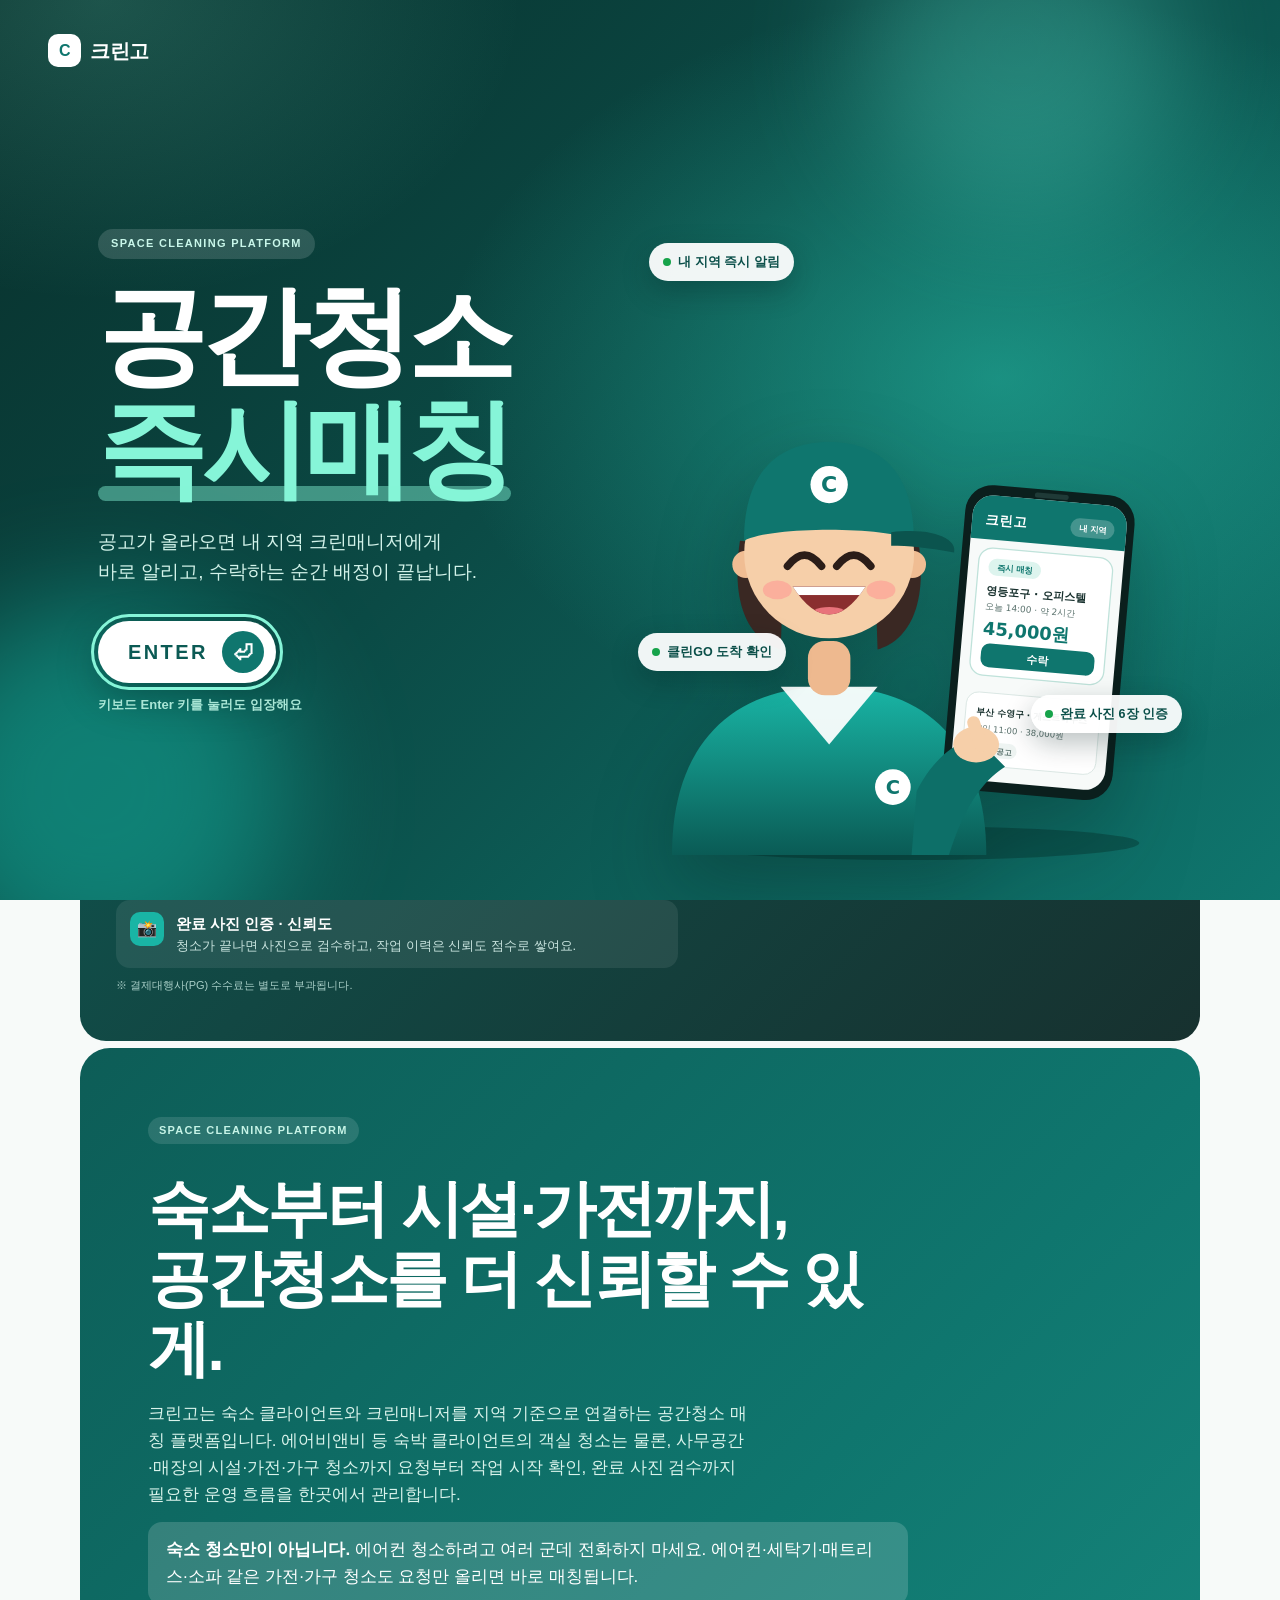
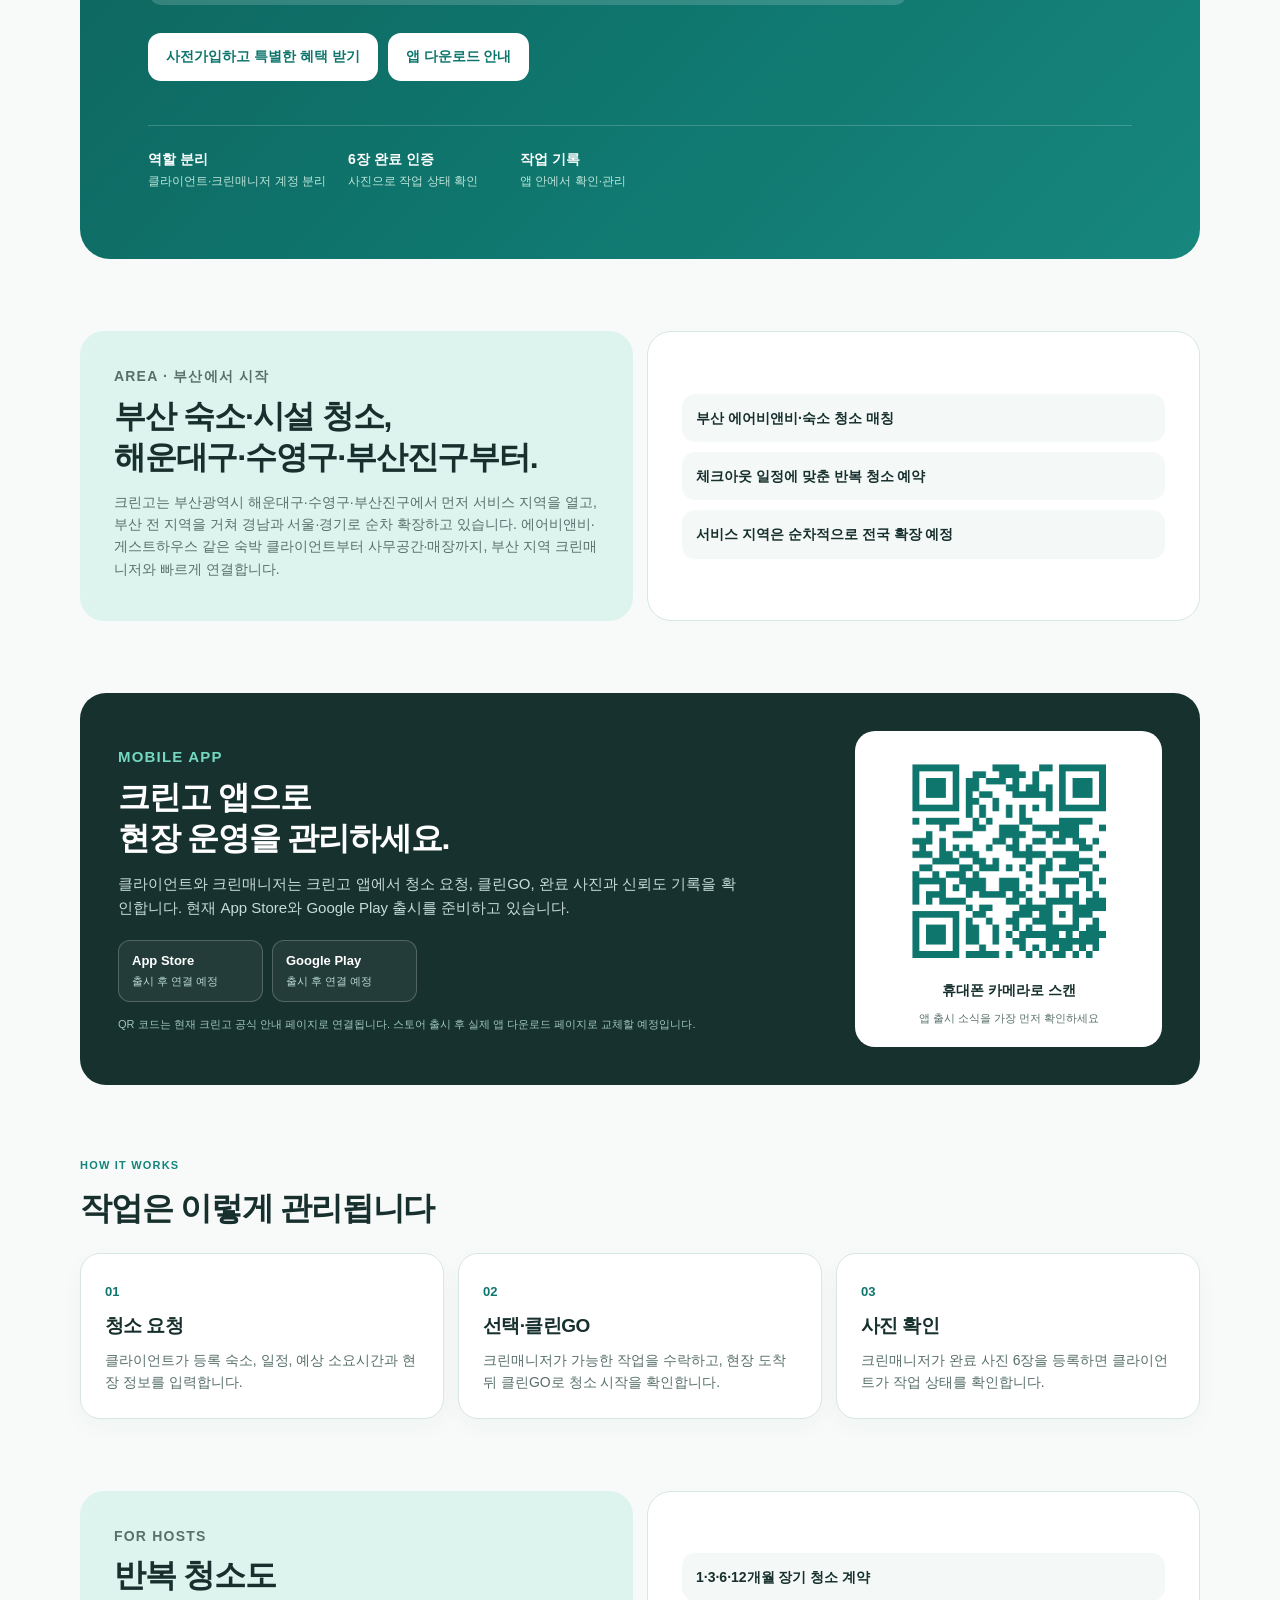
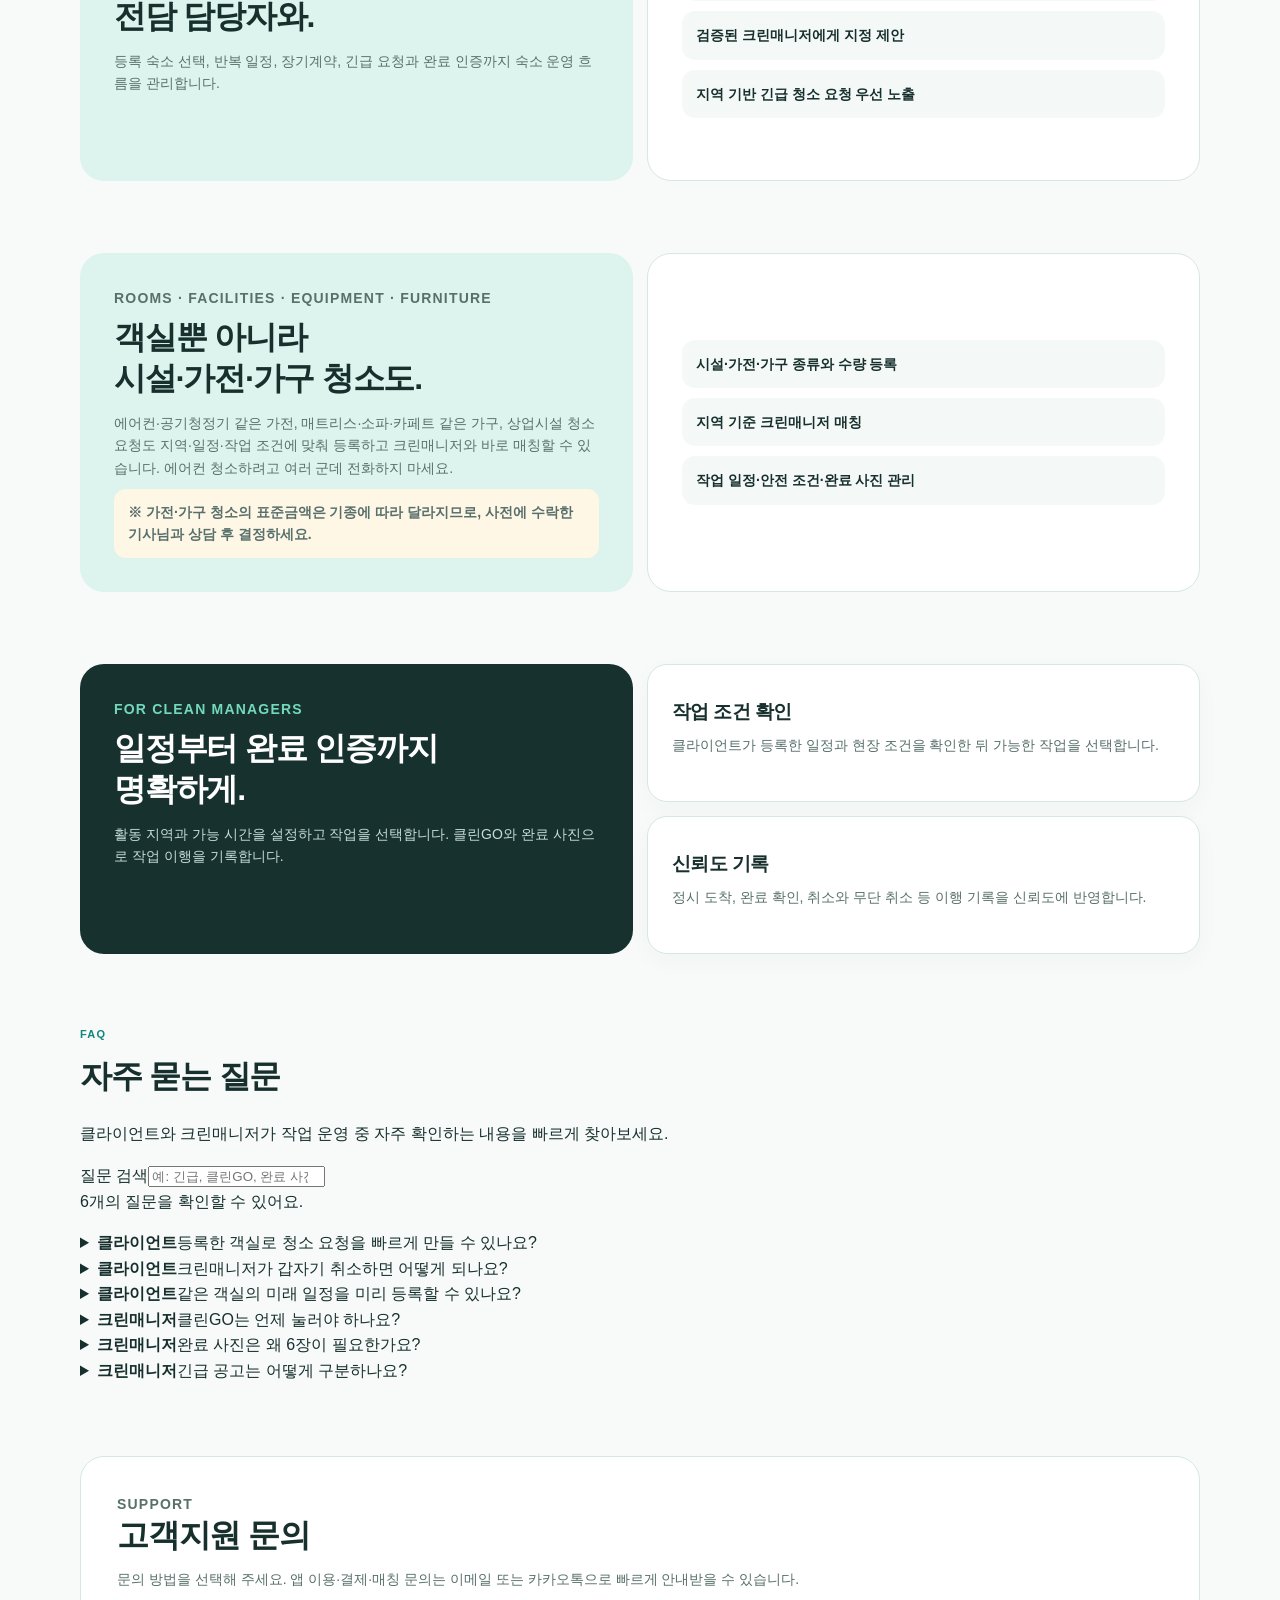
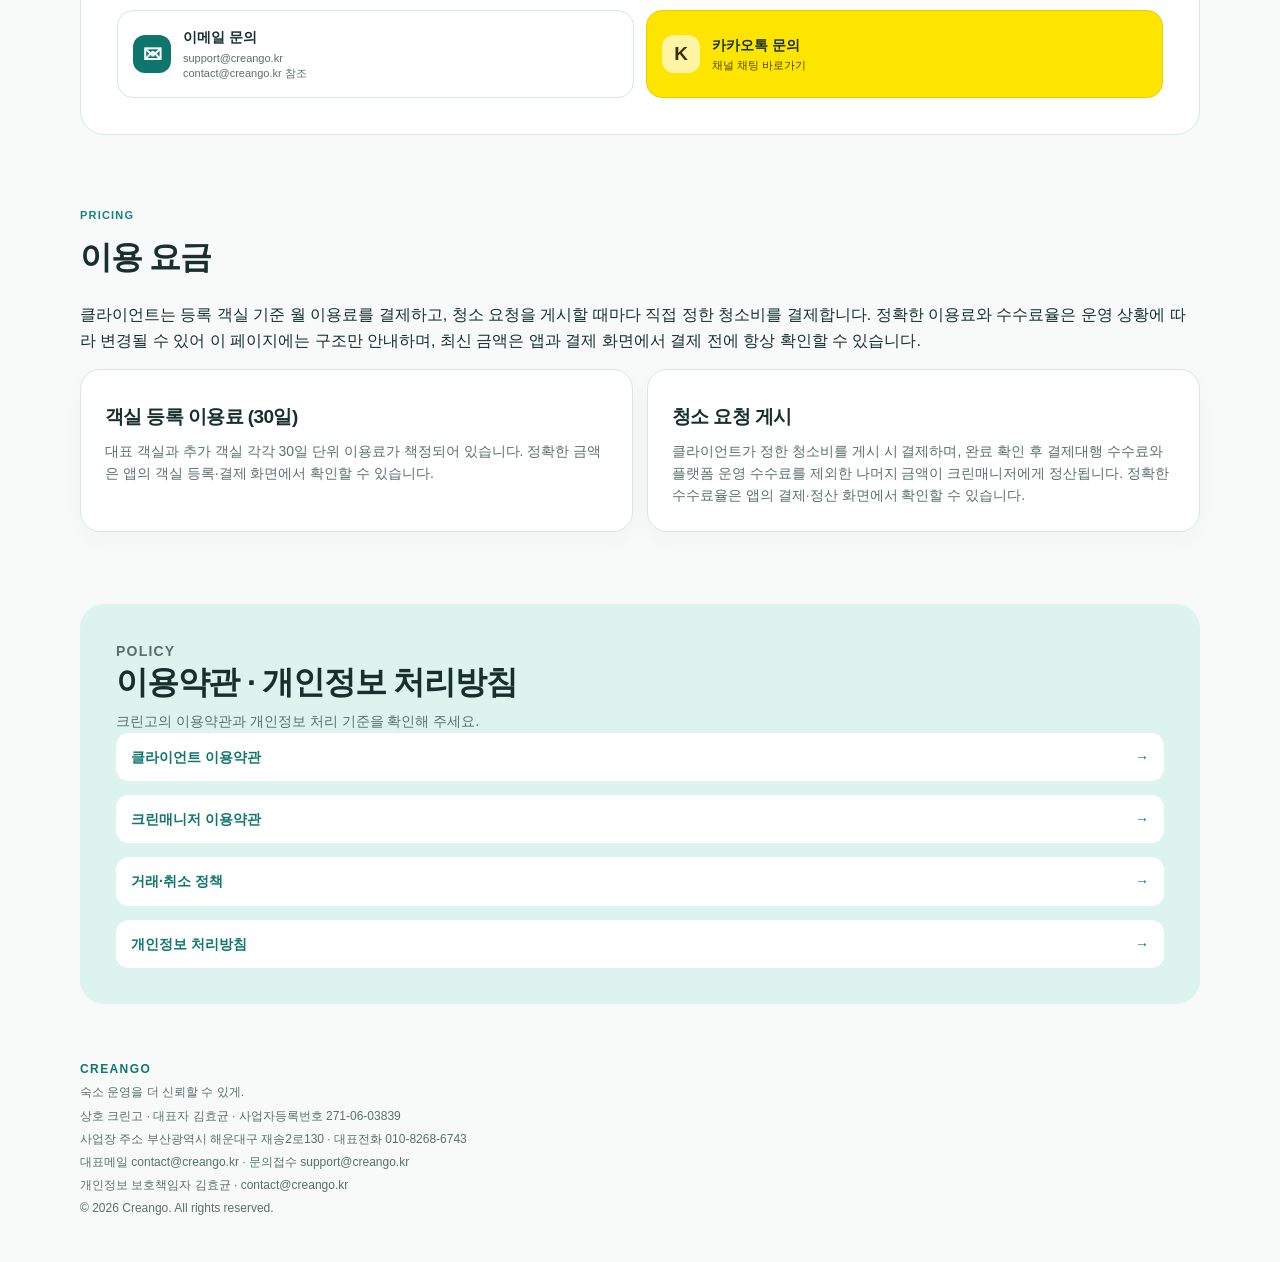
<file: index.html>
<!doctype html>
<html lang="ko">
<head>
  <meta charset="utf-8">
  <meta name="viewport" content="width=device-width, initial-scale=1">
  <meta name="description" content="크린고는 숙소·객실 청소부터 시설·가전·가구 청소까지 전문 크린매니저와 연결하는 공간청소 매칭 플랫폼입니다. 에어비앤비 등 숙박 클라이언트부터 사무공간·매장까지, 부산에서 시작해 요청·일정·완료 확인을 한곳에서 관리하세요.">
  <meta name="theme-color" content="#0F766E">
  <link rel="icon" href="/favicon.ico" sizes="any">
  <link rel="icon" type="image/png" sizes="16x16" href="/favicon-16.png">
  <link rel="icon" type="image/png" sizes="32x32" href="/favicon-32.png">
  <link rel="icon" type="image/png" sizes="48x48" href="/favicon-48.png">
  <link rel="icon" type="image/png" sizes="192x192" href="/favicon-192.png">
  <link rel="apple-touch-icon" href="/apple-touch-icon.png">
  <link rel="manifest" href="/site.webmanifest">
  <link rel="canonical" href="https://creango.kr/">
  <title>크린고 | 숙소·객실·시설 청소 매니저 매칭 플랫폼</title>
  <meta property="og:type" content="website">
  <meta property="og:site_name" content="크린고">
  <meta property="og:title" content="크린고 | 숙소·객실·시설 청소 매니저 매칭 플랫폼">
  <meta property="og:description" content="숙소·객실 청소부터 시설·가전·가구 청소까지 전문 크린매니저와 연결합니다. 에어비앤비 등 숙박 클라이언트를 포함해, 부산에서 시작해 전국으로 넓혀가는 공간청소 파트너, 크린고.">
  <meta property="og:url" content="https://creango.kr/">
  <meta property="og:image" content="https://creango.kr/creango-app-info-qr.png">
  <meta property="og:locale" content="ko_KR">
  <meta name="twitter:card" content="summary">
  <meta name="twitter:title" content="크린고 | 숙소·객실·시설 청소 매니저 매칭 플랫폼">
  <meta name="twitter:description" content="숙소·객실 청소부터 시설·가전·가구 청소까지 전문 크린매니저와 연결합니다.">
  <link rel="stylesheet" href="./styles.css">
  <link rel="stylesheet" href="./intro.css">
  <script>
    /* 입장 화면은 처음 방문했을 때만 보인다 — #앵커 주소로 들어왔거나 이 탭에서 이미 입장했으면 건너뛴다(JS가 꺼져 있어도 홈페이지는 그대로 보인다). */
    (function () {
      try {
        if (location.hash && location.hash.length > 1) return;
        if (sessionStorage.getItem('creango-intro-entered')) return;
        document.documentElement.classList.add('has-intro');
      } catch (error) { /* 저장소가 막힌 환경에서는 인트로를 건너뛴다 */ }
    })();
  </script>
  <script type="application/ld+json">
  {
    "@context": "https://schema.org",
    "@type": "LocalBusiness",
    "name": "크린고",
    "url": "https://creango.kr/",
    "description": "숙소·객실 청소부터 시설·가전·가구 청소까지 전문 크린매니저와 연결하는 공간청소 매칭 플랫폼",
    "areaServed": [
      { "@type": "City", "name": "부산광역시" },
      { "@type": "Country", "name": "대한민국" }
    ],
    "address": {
      "@type": "PostalAddress",
      "streetAddress": "재송2로130",
      "addressLocality": "해운대구",
      "addressRegion": "부산광역시",
      "addressCountry": "KR"
    },
    "telephone": "+82-10-8268-6743",
    "email": "contact@creango.kr",
    "priceRange": "문의",
    "makesOffer": [
      { "@type": "Offer", "itemOffered": { "@type": "Service", "name": "숙소 청소" } },
      { "@type": "Offer", "itemOffered": { "@type": "Service", "name": "객실 청소" } },
      { "@type": "Offer", "itemOffered": { "@type": "Service", "name": "에어비앤비 청소", "areaServed": "부산광역시" } },
      { "@type": "Offer", "itemOffered": { "@type": "Service", "name": "시설·가전 청소" } },
      { "@type": "Offer", "itemOffered": { "@type": "Service", "name": "가구 청소" } }
    ]
  }
  </script>
  <script type="application/ld+json">
  {
    "@context": "https://schema.org",
    "@type": "FAQPage",
    "mainEntity": [
      { "@type": "Question", "name": "등록한 객실로 청소 요청을 빠르게 만들 수 있나요?", "acceptedAnswer": { "@type": "Answer", "text": "등록 객실을 선택하면 공간 조건을 불러와 일정과 작업 조건을 확인한 뒤 요청할 수 있습니다." } },
      { "@type": "Question", "name": "크린매니저가 갑자기 취소하면 어떻게 되나요?", "acceptedAnswer": { "@type": "Answer", "text": "긴급 대체 요청을 만들 수 있습니다. 필요한 추가금을 설정하면 해당 지역 크린매니저에게 긴급 공고가 우선 안내됩니다." } },
      { "@type": "Question", "name": "같은 객실의 미래 일정을 미리 등록할 수 있나요?", "acceptedAnswer": { "@type": "Answer", "text": "객실마다 날짜와 시간이 다른 예정 청소 공고를 최대 10건까지 미리 등록할 수 있습니다." } },
      { "@type": "Question", "name": "클린GO는 언제 눌러야 하나요?", "acceptedAnswer": { "@type": "Answer", "text": "확정된 작업의 예정 청소 시작 시각 이후 작업 관리 화면에서 클린GO를 눌러 시작을 기록합니다." } },
      { "@type": "Question", "name": "완료 사진은 왜 6장이 필요한가요?", "acceptedAnswer": { "@type": "Answer", "text": "클라이언트가 작업 완료 상태를 확인할 수 있도록 6장의 완료 사진을 등록한 뒤 청소 완료를 제출합니다." } },
      { "@type": "Question", "name": "긴급 공고는 어떻게 구분하나요?", "acceptedAnswer": { "@type": "Answer", "text": "긴급 추가금이 붙은 공고는 별도 표시와 금액 구성으로 강조되어 기본 청소비와 추가금을 함께 확인할 수 있습니다." } }
    ]
  }
  </script>
  <style>
    .app-download{display:grid;grid-template-columns:minmax(0,1.4fr) minmax(240px,.6fr);gap:22px;align-items:center;padding:38px;background:#17312f;border-radius:26px}.download-copy h2{margin:8px 0 13px;color:#fff}.download-copy>p{max-width:630px;margin-bottom:0;color:#c7dcd7;font-size:15px}.download-copy .tag{color:#73d8be}.store-status{display:flex;flex-wrap:wrap;gap:9px;margin-top:20px}.store-status span{display:grid;gap:2px;min-width:145px;padding:10px 13px;border:1px solid #ffffff36;border-radius:12px;background:#ffffff0e;color:#fff}.store-status b{font-size:13px}.store-status small{color:#b9d8d1;font-size:11px}.download-note{margin-top:14px!important;color:#9fc7bd!important;font-size:11px!important}.qr-card{display:grid;justify-items:center;gap:8px;padding:20px;background:#fff;border-radius:20px;color:#17302d;text-align:center}.qr-card img{display:block;width:min(100%,220px);height:auto;mix-blend-mode:multiply}.qr-card strong{font-size:14px}.qr-card span{color:#58706b;font-size:11px}.modal-open{overflow:hidden}.support-modal[hidden]{display:none}.support-modal{position:fixed;z-index:20;inset:0;display:grid;place-items:center;padding:24px}.support-modal__backdrop{position:absolute;inset:0;background:#0b2825a8;backdrop-filter:blur(4px)}.support-modal__dialog{position:relative;width:min(680px,100%);max-height:min(850px,calc(100vh - 48px));overflow:auto;padding:30px;border:1px solid #c5e1d9;border-radius:25px;background:#f7faf9;box-shadow:0 30px 70px #09211e55}.support-modal__close{position:absolute;top:17px;right:17px;width:38px;height:38px;border:0;border-radius:50%;color:#58706b;background:#e9f2ef;font-size:24px;line-height:1;cursor:pointer}.support-modal__dialog h2{margin:7px 42px 8px 0}.support-modal__dialog>p{color:var(--muted);font-size:13px}.support-option-grid{display:grid;grid-template-columns:repeat(2,1fr);gap:10px}.support-option{display:flex;align-items:flex-start;gap:10px;min-height:76px;padding:13px;border:1px solid var(--line);border-radius:15px;background:#fff;cursor:pointer}.support-option:focus-within{outline:3px solid #0f766e20;border-color:var(--teal)}.support-option input{position:absolute;opacity:0;pointer-events:none}.support-option__icon{display:grid;flex:0 0 34px;place-items:center;width:34px;height:34px;border-radius:10px;color:var(--teal);background:#e7f5f1;font-size:16px;font-weight:900}.support-option b{display:block;font-size:13px}.support-option small{display:block;margin-top:2px;color:var(--muted);font-size:11px;line-height:1.35}.support-option:has(input:checked){border-color:var(--teal);background:#eaf7f3;box-shadow:inset 0 0 0 1px var(--teal)}.support-option:has(input:checked) .support-option__icon{color:#fff;background:var(--teal)}.support-role-grid{display:grid;grid-template-columns:1fr 1fr;gap:10px}.support-modal .form-label{display:block;margin:20px 0 8px;color:var(--ink);font-size:13px;font-weight:900}.support-modal textarea{width:100%;min-height:126px;padding:13px;border:1px solid var(--line);border-radius:14px;resize:vertical;color:var(--ink);background:#fff;font:inherit}.support-modal textarea:focus{outline:none;border-color:var(--teal);box-shadow:0 0 0 3px #0f766e20}.support-modal__footer{display:flex;align-items:center;justify-content:space-between;gap:14px;margin-top:14px}.support-modal__note{margin:0;color:var(--muted);font-size:11px;line-height:1.45}.support-modal .support-submit{justify-self:auto}@media(max-width:720px){.app-download{grid-template-columns:1fr;padding:27px}.qr-card{max-width:320px;width:100%;margin-inline:auto}.support-modal{padding:14px;place-items:end center}.support-modal__dialog{max-height:calc(100vh - 28px);padding:25px 18px 20px;border-radius:23px}.support-option-grid{grid-template-columns:1fr}.support-modal__footer{align-items:stretch;flex-direction:column}.support-modal .support-submit{width:100%}}
  </style>
<style>
    .prereg-bar{display:flex;flex-wrap:wrap;gap:6px 14px;align-items:center;justify-content:center;padding:10px 16px;background:#ffd86b;color:#4a3500;font-size:14px;font-weight:900;text-decoration:none;text-align:center}.prereg-bar span{text-decoration:underline}
    .prereg{display:grid;grid-template-columns:minmax(0,1.1fr) minmax(280px,.9fr);gap:26px;align-items:start;padding:36px;border-radius:26px;background:linear-gradient(135deg,#0d5d57,#17312f);color:#fff}
    .prereg h2{margin:6px 0 12px;color:#fff;font-size:clamp(24px,4vw,34px);line-height:1.25}.prereg .tag{color:#9be7d9}
    .prereg-period{display:inline-block;margin:0 0 12px;padding:6px 12px;border-radius:999px;background:#ffd86b;color:#4a3500;font-size:13px;font-weight:900}
    .prereg-copy p{margin:0 0 10px;color:#d6ece8;line-height:1.7}.prereg-benefit{padding:14px 16px;border-radius:14px;background:rgba(255,255,255,.1);color:#fff!important;font-weight:800}
    .prereg-fine{margin-top:8px!important;font-size:11px;line-height:1.5;color:#a9cfc8!important}
    .prereg-form{display:grid;gap:14px;padding:22px;border-radius:20px;background:#fff;color:#17302d}.prereg-form fieldset{margin:0;padding:0;border:0}.prereg-form legend{margin-bottom:8px;font-size:13px;font-weight:900}
    .prereg-roles{display:grid;grid-template-columns:1fr 1fr;gap:10px}.prereg-roles label{position:relative;display:flex;align-items:center;justify-content:center;min-height:52px;padding:10px;border:2px solid #d7e7e2;border-radius:14px;font-size:15px;font-weight:900;cursor:pointer;text-align:center}
    .prereg-roles input{position:absolute;opacity:0;inset:0;cursor:pointer}.prereg-roles label:has(input:checked){border-color:#0F766E;background:#DDF4EE;color:#0d5d57}.prereg-roles label:has(input:focus-visible){outline:3px solid #0F766E;outline-offset:2px}
    .prereg-form .field-label{display:block;margin-bottom:6px;font-size:13px;font-weight:900}.prereg-form input[type=tel]{width:100%;min-height:52px;padding:12px 14px;border:2px solid #d7e7e2;border-radius:14px;font-size:17px;font-weight:700;color:#17302d;background:#f7faf9}
    .prereg-form input[type=tel]:focus{outline:none;border-color:#0F766E;background:#fff}
    .prereg-consent{display:grid;gap:8px;font-size:12.5px;line-height:1.5;color:#3d5a55}.prereg-consent label{display:flex;gap:8px;align-items:flex-start;cursor:pointer}.prereg-consent input{margin-top:3px;width:17px;height:17px;flex:none}
    .prereg-consent details{font-size:11.5px;color:#58706b}.prereg-consent summary{cursor:pointer;font-weight:800}
    .prereg-submit{min-height:54px;border:0;border-radius:14px;background:#0F766E;color:#fff;font-size:16px;font-weight:900;cursor:pointer}.prereg-submit:disabled{opacity:.6;cursor:wait}
    .prereg-message{min-height:20px;margin:0;font-size:13.5px;font-weight:800}.prereg-message.ok{color:#0F766E}.prereg-message.err{color:#b4233c}
    .prereg-points{display:grid;gap:10px;margin:16px 0 0;padding:0;list-style:none}.prereg-points li{display:flex;gap:12px;align-items:flex-start;padding:12px 14px;border-radius:14px;background:rgba(255,255,255,.08)}.prereg-points b{display:block;color:#fff;font-size:15px}.prereg-points span{display:block;color:#c9e4df;font-size:13px;line-height:1.55}.prereg-points i{flex:none;display:grid;place-items:center;width:34px;height:34px;border-radius:10px;background:#19b5a5;color:#06312d;font-style:normal;font-weight:900}
    .prereg-gift{margin:0 0 4px;padding:12px 14px;border-radius:14px;background:#fff7dd;color:#5a4300;font-size:13.5px;font-weight:800;line-height:1.5}
    .prereg-next{margin:0;font-size:12px;color:#58706b;text-align:center}
    .prereg-cta{position:fixed;left:12px;right:12px;bottom:12px;z-index:30;display:none;align-items:center;justify-content:center;min-height:54px;border-radius:16px;background:#0F766E;color:#fff;font-size:16px;font-weight:900;text-decoration:none;box-shadow:0 8px 24px rgba(0,0,0,.25)}.prereg-cta.show{display:flex}
    @media(min-width:761px){.prereg-cta{left:auto;right:24px;width:320px}}
    @media(max-width:760px){.prereg{grid-template-columns:1fr;padding:24px 18px;gap:14px}.prereg-copy{display:contents}.prereg>.prereg-copy>*{order:1}.prereg>.prereg-form{order:2}.prereg>.prereg-copy>.prereg-points,.prereg>.prereg-copy>.prereg-fine{order:3}.prereg .tag,.prereg-period,.prereg h2,.prereg-copy p{margin-top:0;margin-bottom:0}.prereg-period{justify-self:start}}
  </style>
</head>
<body>
  <div id="intro" class="intro" role="dialog" aria-modal="true" aria-labelledby="intro-title">
    <span class="intro-glow g1" aria-hidden="true"></span><span class="intro-glow g2" aria-hidden="true"></span>
    <span class="intro-spark s1" aria-hidden="true"></span><span class="intro-spark s2" aria-hidden="true"></span><span class="intro-spark s3" aria-hidden="true"></span><span class="intro-spark s4" aria-hidden="true"></span><span class="intro-spark s5" aria-hidden="true"></span>
    <div class="intro-brand" aria-hidden="true"><b>C</b> 크린고</div>
    <div class="intro-inner">
      <div class="intro-copy">
        <div class="intro-heading">
          <span class="intro-kicker">SPACE CLEANING PLATFORM</span>
          <p id="intro-title" class="intro-title"><span>공간청소</span> <em>즉시매칭</em></p>
          <p class="intro-sub">공고가 올라오면 내 지역 크린매니저에게 바로 알리고, 수락하는 순간 배정이 끝납니다.</p>
        </div>
        <div class="intro-actions">
          <button id="intro-enter" class="intro-enter" type="button" aria-label="ENTER, 크린고 홈페이지로 입장"><span>ENTER</span><kbd aria-hidden="true">⏎</kbd></button>
          <span class="intro-hint"><span class="hint-key">키보드 Enter 키를 눌러도 입장해요</span><span class="hint-touch">버튼을 눌러 입장하세요</span></span>
        </div>
      </div>
      <div class="intro-scene" role="img" aria-label="크린매니저가 휴대폰으로 청소 공고를 수락하고 환하게 웃는 모습">
        <span class="intro-chip c1" aria-hidden="true"><i></i>내 지역 즉시 알림</span>
        <span class="intro-chip c2" aria-hidden="true"><i></i>완료 사진 6장 인증</span>
        <span class="intro-chip c3" aria-hidden="true"><i></i>클린GO 도착 확인</span>
        <svg class="scene" viewBox="0 0 640 720" preserveAspectRatio="xMidYMax meet" aria-hidden="true" focusable="false">
          <defs>
            <linearGradient id="introBody" x1="0" y1="0" x2="0" y2="1"><stop offset="0" stop-color="#19b5a5"/><stop offset="1" stop-color="#0a5b55"/></linearGradient>
            <clipPath id="introMouthClip"><path d="M182 404 Q225 470 268 404 Z"/></clipPath>
          </defs>
          <ellipse cx="320" cy="706" rx="270" ry="20" fill="#021d1a" opacity=".3"/>

          <g class="char">
            <path d="M40 720 C40 590 110 522 225 522 C340 522 410 590 410 720 Z" fill="url(#introBody)"/>
            <path d="M168 522 L225 590 L282 522 Z" fill="#fff" opacity=".93"/>
            <circle cx="300" cy="640" r="21" fill="#fff"/>
            <text x="300" y="648" text-anchor="middle" font-size="23" font-weight="900" fill="#0F766E" font-family="system-ui,sans-serif">C</text>
            <rect x="200" y="468" width="50" height="64" rx="20" fill="#eeb98f"/>
            <g class="head">
              <path d="M120 350 C108 430 134 468 168 478 L172 356 Z" fill="#3a2823"/>
              <path d="M330 350 C342 430 316 468 282 478 L278 356 Z" fill="#3a2823"/>
              <circle cx="127" cy="378" r="16" fill="#f0bd93"/><circle cx="323" cy="378" r="16" fill="#f0bd93"/>
              <circle cx="225" cy="365" r="100" fill="#f6cfa9"/>
              <path d="M125 350 C125 264 170 234 225 234 C280 234 325 264 325 350 C292 333 158 333 125 350 Z" fill="#0F766E"/>
              <path d="M298 340 C352 334 376 350 372 364 C340 358 318 356 298 356 Z" fill="#0b544e"/>
              <circle cx="225" cy="284" r="22" fill="#fff"/>
              <text x="225" y="293" text-anchor="middle" font-size="26" font-weight="900" fill="#0F766E" font-family="system-ui,sans-serif">C</text>
              <path d="M176 380 q20 -26 40 0" stroke="#2b1d18" stroke-width="9" fill="none" stroke-linecap="round"/>
              <path d="M234 380 q20 -26 40 0" stroke="#2b1d18" stroke-width="9" fill="none" stroke-linecap="round"/>
              <ellipse cx="164" cy="408" rx="17" ry="11" fill="#ff8f8f" opacity=".5"/>
              <ellipse cx="286" cy="408" rx="17" ry="11" fill="#ff8f8f" opacity=".5"/>
              <g class="mouth">
                <path d="M182 404 Q225 470 268 404 Z" fill="#8a2f2f"/>
                <g clip-path="url(#introMouthClip)"><ellipse cx="225" cy="442" rx="26" ry="14" fill="#e8737b"/><rect x="176" y="398" width="98" height="16" fill="#fff"/></g>
              </g>
            </g>
          </g>

          <g transform="translate(372 290) rotate(5 100 180)"><g class="phone-float">
            <rect width="200" height="360" rx="32" fill="#0b1f1d"/>
            <rect x="80" y="4" width="40" height="6" rx="3" fill="#1f3a37"/>
            <g transform="translate(9 12)">
              <rect width="182" height="336" rx="24" fill="#f7faf9"/>
              <path d="M0 24 A24 24 0 0 1 24 0 H158 A24 24 0 0 1 182 24 V52 H0 Z" fill="#0F766E"/>
              <text x="16" y="34" font-size="16" font-weight="900" fill="#fff" font-family="system-ui,sans-serif">크린고</text>
              <rect x="116" y="18" width="52" height="22" rx="11" fill="#fff" opacity=".22"/>
              <text x="142" y="33" text-anchor="middle" font-size="10" font-weight="800" fill="#fff" font-family="system-ui,sans-serif">내 지역</text>

              <g transform="translate(12 232)">
                <rect width="158" height="86" rx="14" fill="#fff" stroke="#d7e4e1"/>
                <text x="12" y="26" font-size="10.5" font-weight="800" fill="#17302d" font-family="system-ui,sans-serif">부산 수영구 · 게스트하우스</text>
                <text x="12" y="46" font-size="10" fill="#58706b" font-family="system-ui,sans-serif">내일 11:00 · 38,000원</text>
                <rect x="12" y="58" width="52" height="18" rx="9" fill="#eef4f2"/>
                <text x="38" y="71" text-anchor="middle" font-size="9" font-weight="800" fill="#58706b" font-family="system-ui,sans-serif">일반 공고</text>
              </g>

              <g transform="translate(12 62)">
                <g class="card">
                  <rect width="158" height="150" rx="16" fill="#fff" stroke="#bfe2da" stroke-width="1.5"/>
                  <rect x="12" y="12" width="62" height="20" rx="10" fill="#DDF4EE"/>
                  <text x="43" y="26" text-anchor="middle" font-size="10" font-weight="900" fill="#0F766E" font-family="system-ui,sans-serif">즉시 매칭</text>
                  <text x="12" y="54" font-size="13" font-weight="900" fill="#17302d" font-family="system-ui,sans-serif">영등포구 · 오피스텔</text>
                  <text x="12" y="72" font-size="10.5" fill="#58706b" font-family="system-ui,sans-serif">오늘 14:00 · 약 2시간</text>
                  <text x="12" y="102" font-size="21" font-weight="900" fill="#0F766E" font-family="system-ui,sans-serif">45,000원</text>
                  <g class="btn-press"><rect x="12" y="112" width="134" height="28" rx="10" fill="#0F766E"/><text x="79" y="131" text-anchor="middle" font-size="13" font-weight="900" fill="#fff" font-family="system-ui,sans-serif">수락</text></g>
                </g>
                <g class="done">
                  <rect width="158" height="150" rx="16" fill="#fff" stroke="#86d3c2" stroke-width="1.5"/>
                  <circle cx="79" cy="50" r="26" fill="#16a34a"/>
                  <path d="M67 50 l9 9 l17 -19" stroke="#fff" stroke-width="5" fill="none" stroke-linecap="round" stroke-linejoin="round"/>
                  <text x="79" y="102" text-anchor="middle" font-size="16" font-weight="900" fill="#17302d" font-family="system-ui,sans-serif">매칭 완료!</text>
                  <text x="79" y="120" text-anchor="middle" font-size="9" fill="#58706b" font-family="system-ui,sans-serif">클라이언트에게 배정이 전달됐어요</text>
                </g>
              </g>

              <g transform="translate(91 188)">
                <circle class="ripple" r="6" fill="none" stroke="#0F766E" stroke-width="3"/>
                <g class="finger"><circle r="14" fill="#fff" stroke="#0F766E" stroke-width="3"/><circle r="5" fill="#0F766E" opacity=".25"/></g>
              </g>
            </g>
          </g></g>

          <path d="M328 645 C348 606 372 590 396 580 L432 616 C404 634 384 664 366 720 L322 720 Z" fill="#0d6f68"/>
          <ellipse cx="398" cy="590" rx="27" ry="21" fill="#f6cfa9"/>
          <rect x="392" y="556" width="15" height="44" rx="7.5" fill="#f6cfa9" transform="rotate(-18 399 578)"/>

          <g class="confetti" transform="translate(472 470)">
            <circle r="7" fill="#fbbf24" style="--dx:-150px;--dy:-170px;--rot:80deg"/>
            <rect x="-6" y="-3" width="12" height="6" rx="2" fill="#34d399" style="--dx:130px;--dy:-190px;--rot:200deg"/>
            <circle r="6" fill="#60a5fa" style="--dx:170px;--dy:-60px;--rot:0deg"/>
            <rect x="-6" y="-3" width="12" height="6" rx="2" fill="#f472b6" style="--dx:-190px;--dy:-40px;--rot:150deg"/>
            <circle r="5" fill="#fff" style="--dx:-90px;--dy:-230px;--rot:0deg"/>
            <rect x="-6" y="-3" width="12" height="6" rx="2" fill="#fbbf24" style="--dx:80px;--dy:-240px;--rot:-120deg"/>
            <circle r="6" fill="#34d399" style="--dx:-210px;--dy:80px;--rot:0deg"/>
            <rect x="-6" y="-3" width="12" height="6" rx="2" fill="#60a5fa" style="--dx:190px;--dy:90px;--rot:260deg"/>
            <circle r="5" fill="#f472b6" style="--dx:-40px;--dy:-260px;--rot:0deg"/>
            <circle r="7" fill="#fff" style="--dx:40px;--dy:-210px;--rot:0deg"/>
            <path d="M0 -10 L3 -3 L10 0 L3 3 L0 10 L-3 3 L-10 0 L-3 -3 Z" fill="#fde68a" style="--dx:-120px;--dy:-120px;--rot:90deg"/>
            <path d="M0 -10 L3 -3 L10 0 L3 3 L0 10 L-3 3 L-10 0 L-3 -3 Z" fill="#fde68a" style="--dx:140px;--dy:-120px;--rot:-90deg"/>
          </g>

          <g class="earn">
            <rect x="380" y="232" width="176" height="46" rx="23" fill="#fff"/>
            <circle cx="406" cy="255" r="11" fill="#16a34a"/>
            <path d="M401 255 l4 4 l8 -9" stroke="#fff" stroke-width="2.6" fill="none" stroke-linecap="round" stroke-linejoin="round"/>
            <text x="428" y="261" font-size="15" font-weight="900" fill="#0b4f49" font-family="system-ui,sans-serif">+45,000원 배정</text>
          </g>
        </svg>
      </div>
    </div>
  </div>
  <a class="skip" href="#main">본문으로 이동</a>
  <a class="prereg-bar" href="#pre-register"><b>현재 사전가입 기간입니다</b><span>사전가입하고 특별한 혜택 받기 →</span></a>
  <header class="nav wrap">
    <a class="brand" href="./" aria-label="크린고 홈"><b>C</b> 크린고</a>
    <nav aria-label="주요 메뉴"><a href="#pre-register">사전가입</a><a href="#flow">이용 흐름</a><a href="#facilities">시설·가전</a><a href="#pricing">이용 요금</a><a href="#app-download">앱 다운로드</a><a href="#faq">FAQ</a><a href="#support">고객지원</a></nav>
  </header>
  <main id="main">
    <section id="pre-register" class="wrap section prereg" aria-labelledby="prereg-title"><div class="prereg-copy"><p class="tag">REAL-TIME MATCHING · PRE-REGISTRATION</p><span class="prereg-period">현재 사전가입 기간입니다.</span><h2 id="prereg-title">실시간 매칭,<br>미리 가입하고 특별한 혜택을 드립니다.</h2><p>청소가 필요한 순간 지역 크린매니저와 실시간 매칭되는 크린고. 휴대폰 번호만 남겨 두시면 정식 출시 때 문자로 가장 먼저 알려 드립니다.</p><p class="prereg-benefit">사전가입하시면 클라이언트, 크린매니저 모두 정식 출시 후 특별한 혜택을 받아보실 수 있습니다.</p><ul class="prereg-points" aria-label="크린고가 다른 이유"><li><i>❄</i><div><b>에어컨·가전·가구 청소도 바로 매칭</b><span>에어컨 청소하려고 여러 군데 전화하지 마세요. 요청만 올리면 지역 전문 기사님과 바로 매칭돼요.</span></div></li><li><i>⚡</i><div><b>실시간 매칭</b><span>공고를 올리면 지역 크린매니저에게 바로 알림이 가고, 가장 먼저 수락한 매니저가 즉시 배정돼요.</span></div></li><li><i>🛡</i><div><b>노쇼 방지 이중 장치 (객실 청소)</b><span>① 시작 1시간 전 매니저 출발 확인 → ② 출발 확인이 없으면 대체 매니저를 미리 구할 수 있어요. 이동 위치도 지도로 확인합니다.</span></div></li><li><i>📸</i><div><b>완료 사진 인증 · 신뢰도</b><span>청소가 끝나면 사진으로 검수하고, 작업 이력은 신뢰도 점수로 쌓여요.</span></div></li></ul><p class="prereg-fine">※ 결제대행사(PG) 수수료는 별도로 부과됩니다.</p></div><form id="pre-register-form" class="prereg-form" novalidate><fieldset><legend>어떻게 이용하실 예정인가요?</legend><div class="prereg-roles"><label><input type="radio" name="role" value="host" checked><span>클라이언트<br><small>청소를 맡길게요</small></span></label><label><input type="radio" name="role" value="cleaner"><span>크린매니저<br><small>청소를 할게요</small></span></label></div></fieldset><div><label class="field-label" for="pre-register-phone">휴대폰 번호</label><input id="pre-register-phone" name="phone" type="tel" inputmode="numeric" autocomplete="tel" placeholder="010-0000-0000" maxlength="13" required></div><div class="prereg-consent"><label><input type="checkbox" name="consentPrivacy" required><span>(필수) 개인정보 수집·이용에 동의합니다.</span></label><details><summary>수집·이용 안내 보기</summary><p>수집 항목: 휴대폰 번호, 선택한 이용 유형 · 이용 목적: 정식 출시 안내 문자 발송 및 사전가입 혜택 안내 · 보유 기간: 출시 안내 및 혜택 적용 완료 후 지체 없이 파기(동의 철회 시 즉시 삭제). 동의를 거부할 수 있으나, 거부하면 사전가입이 어렵습니다.</p></details><label><input type="checkbox" name="consentLaunchSms" required><span>(필수) 출시 안내 문자 수신에 동의합니다.</span></label></div><p class="prereg-gift">🎁 지금 번호만 남기면 <b>특별한 혜택</b>을 받아보실 수 있어요. 출시 소식도 문자로 가장 먼저!</p><button class="prereg-submit" type="submit">사전가입하고 특별한 혜택 받기</button><p class="prereg-next">가입 후 별도 절차는 없어요. 출시되면 문자로 안내해 드립니다.</p><p id="pre-register-message" class="prereg-message" role="status" aria-live="polite"></p></form></section>
    <section class="hero wrap"><p class="tag hero-tag">SPACE CLEANING PLATFORM</p><h1>숙소부터 시설·가전까지,<br>공간청소를 더 신뢰할 수 있게.</h1><p class="lead">크린고는 숙소 클라이언트와 크린매니저를 지역 기준으로 연결하는 공간청소 매칭 플랫폼입니다. 에어비앤비 등 숙박 클라이언트의 객실 청소는 물론, 사무공간·매장의 시설·가전·가구 청소까지 요청부터 작업 시작 확인, 완료 사진 검수까지 필요한 운영 흐름을 한곳에서 관리합니다.</p><p class="hero-note"><b>숙소 청소만이 아닙니다.</b> 에어컨 청소하려고 여러 군데 전화하지 마세요. 에어컨·세탁기·매트리스·소파 같은 가전·가구 청소도 요청만 올리면 바로 매칭됩니다.</p><div class="actions"><a class="button light" href="#pre-register">사전가입하고 특별한 혜택 받기</a><a class="button light" href="#app-download">앱 다운로드 안내</a></div><div class="facts"><div><strong>역할 분리</strong><span>클라이언트·크린매니저 계정 분리</span></div><div><strong>6장 완료 인증</strong><span>사진으로 작업 상태 확인</span></div><div><strong>작업 기록</strong><span>앱 안에서 확인·관리</span></div></div></section>
    <section class="wrap section grid two"><article class="feature mint"><p class="tag">AREA · 부산에서 시작</p><h2>부산 숙소·시설 청소,<br>해운대구·수영구·부산진구부터.</h2><p>크린고는 부산광역시 해운대구·수영구·부산진구에서 먼저 서비스 지역을 열고, 부산 전 지역을 거쳐 경남과 서울·경기로 순차 확장하고 있습니다. 에어비앤비·게스트하우스 같은 숙박 클라이언트부터 사무공간·매장까지, 부산 지역 크린매니저와 빠르게 연결합니다.</p></article><article class="feature list"><p>부산 에어비앤비·숙소 청소 매칭</p><p>체크아웃 일정에 맞춘 반복 청소 예약</p><p>서비스 지역은 순차적으로 전국 확장 예정</p></article></section>
    <section id="app-download" class="wrap section app-download"><div class="download-copy"><p class="tag">MOBILE APP</p><h2>크린고 앱으로<br>현장 운영을 관리하세요.</h2><p>클라이언트와 크린매니저는 크린고 앱에서 청소 요청, 클린GO, 완료 사진과 신뢰도 기록을 확인합니다. 현재 App Store와 Google Play 출시를 준비하고 있습니다.</p><div class="store-status"><span><b>App Store</b><small>출시 후 연결 예정</small></span><span><b>Google Play</b><small>출시 후 연결 예정</small></span></div><p class="download-note">QR 코드는 현재 크린고 공식 안내 페이지로 연결됩니다. 스토어 출시 후 실제 앱 다운로드 페이지로 교체할 예정입니다.</p></div><aside class="qr-card"><img src="./creango-app-info-qr.png" width="320" height="320" alt="크린고 공식 안내 페이지 QR 코드"><strong>휴대폰 카메라로 스캔</strong><span>앱 출시 소식을 가장 먼저 확인하세요</span></aside></section>
    <section id="flow" class="wrap section"><p class="tag">HOW IT WORKS</p><h2>작업은 이렇게 관리됩니다</h2><div class="grid three"><article class="card"><em>01</em><h3>청소 요청</h3><p>클라이언트가 등록 숙소, 일정, 예상 소요시간과 현장 정보를 입력합니다.</p></article><article class="card"><em>02</em><h3>선택·클린GO</h3><p>크린매니저가 가능한 작업을 수락하고, 현장 도착 뒤 클린GO로 청소 시작을 확인합니다.</p></article><article class="card"><em>03</em><h3>사진 확인</h3><p>크린매니저가 완료 사진 6장을 등록하면 클라이언트가 작업 상태를 확인합니다.</p></article></div></section>
    <section class="wrap section grid two"><article class="feature mint"><p class="tag">FOR HOSTS</p><h2>반복 청소도<br>전담 담당자와.</h2><p>등록 숙소 선택, 반복 일정, 장기계약, 긴급 요청과 완료 인증까지 숙소 운영 흐름을 관리합니다.</p></article><article class="feature list"><p>1·3·6·12개월 장기 청소 계약</p><p>검증된 크린매니저에게 지정 제안</p><p>지역 기반 긴급 청소 요청 우선 노출</p></article></section>
    <section id="facilities" class="wrap section grid two"><article class="feature mint"><p class="tag">ROOMS · FACILITIES · EQUIPMENT · FURNITURE</p><h2>객실뿐 아니라<br>시설·가전·가구 청소도.</h2><p>에어컨·공기청정기 같은 가전, 매트리스·소파·카페트 같은 가구, 상업시설 청소 요청도 지역·일정·작업 조건에 맞춰 등록하고 크린매니저와 바로 매칭할 수 있습니다. 에어컨 청소하려고 여러 군데 전화하지 마세요.</p><p class="facility-note">※ 가전·가구 청소의 표준금액은 기종에 따라 달라지므로, 사전에 수락한 기사님과 상담 후 결정하세요.</p></article><article class="feature list"><p>시설·가전·가구 종류와 수량 등록</p><p>지역 기준 크린매니저 매칭</p><p>작업 일정·안전 조건·완료 사진 관리</p></article></section>
	<section class="wrap section grid two reverse"><article class="feature dark"><p class="tag">FOR CLEAN MANAGERS</p><h2>일정부터 완료 인증까지<br>명확하게.</h2><p>활동 지역과 가능 시간을 설정하고 작업을 선택합니다. 클린GO와 완료 사진으로 작업 이행을 기록합니다.</p></article><div class="stack"><article class="card"><h3>작업 조건 확인</h3><p>클라이언트가 등록한 일정과 현장 조건을 확인한 뒤 가능한 작업을 선택합니다.</p></article><article class="card"><h3>신뢰도 기록</h3><p>정시 도착, 완료 확인, 취소와 무단 취소 등 이행 기록을 신뢰도에 반영합니다.</p></article></div></section>
    <section id="faq" class="wrap section faq"><p class="tag">FAQ</p><h2>자주 묻는 질문</h2><p class="faq-intro">클라이언트와 크린매니저가 작업 운영 중 자주 확인하는 내용을 빠르게 찾아보세요.</p><label class="faq-search" for="faq-search"><span>질문 검색</span><input id="faq-search" type="search" autocomplete="off" placeholder="예: 긴급, 클린GO, 완료 사진"></label><p id="faq-count" class="faq-count" aria-live="polite">6개의 질문을 확인할 수 있어요.</p><div id="faq-list" class="faq-list"><details data-faq><summary><span><b>클라이언트</b>등록한 객실로 청소 요청을 빠르게 만들 수 있나요?</span></summary><p>등록 객실을 선택하면 공간 조건을 불러와 일정과 작업 조건을 확인한 뒤 요청할 수 있습니다.</p></details><details data-faq><summary><span><b>클라이언트</b>크린매니저가 갑자기 취소하면 어떻게 되나요?</span></summary><p>긴급 대체 요청을 만들 수 있습니다. 필요한 추가금을 설정하면 해당 지역 크린매니저에게 긴급 공고가 우선 안내됩니다.</p></details><details data-faq><summary><span><b>클라이언트</b>같은 객실의 미래 일정을 미리 등록할 수 있나요?</span></summary><p>객실마다 날짜와 시간이 다른 예정 청소 공고를 최대 10건까지 미리 등록할 수 있습니다.</p></details><details data-faq><summary><span><b>크린매니저</b>클린GO는 언제 눌러야 하나요?</span></summary><p>확정된 작업의 예정 청소 시작 시각 이후 작업 관리 화면에서 클린GO를 눌러 시작을 기록합니다.</p></details><details data-faq><summary><span><b>크린매니저</b>완료 사진은 왜 6장이 필요한가요?</span></summary><p>클라이언트가 작업 완료 상태를 확인할 수 있도록 6장의 완료 사진을 등록한 뒤 청소 완료를 제출합니다.</p></details><details data-faq><summary><span><b>크린매니저</b>긴급 공고는 어떻게 구분하나요?</span></summary><p>긴급 추가금이 붙은 공고는 별도 표시와 금액 구성으로 강조되어 기본 청소비와 추가금을 함께 확인할 수 있습니다.</p></details></div></section>
    <section id="support" class="wrap section support"><p class="tag">SUPPORT</p><h2>고객지원 문의</h2><p>문의 방법을 선택해 주세요. 앱 이용·결제·매칭 문의는 이메일 또는 카카오톡으로 빠르게 안내받을 수 있습니다.</p><div class="support-choice-grid"><a class="support-choice" href="mailto:support@creango.kr?cc=contact@creango.kr&subject=%ED%81%AC%EB%A6%B0%EA%B3%A0%20%EB%AC%B8%EC%9D%98"><span class="support-choice__icon">✉</span><span><b>이메일 문의</b><small>support@creango.kr<br>contact@creango.kr 참조</small></span></a><a class="support-choice support-choice--kakao" data-kakao-chat href="#support" aria-label="카카오톡 문의"><span class="support-choice__icon">K</span><span><b>카카오톡 문의</b><small>채널 채팅 바로가기</small></span></a></div></section>
    <section id="pricing" class="wrap section pricing"><p class="tag">PRICING</p><h2>이용 요금</h2><p>클라이언트는 등록 객실 기준 월 이용료를 결제하고, 청소 요청을 게시할 때마다 직접 정한 청소비를 결제합니다. 정확한 이용료와 수수료율은 운영 상황에 따라 변경될 수 있어 이 페이지에는 구조만 안내하며, 최신 금액은 앱과 결제 화면에서 결제 전에 항상 확인할 수 있습니다.</p><div class="grid two"><article class="card"><h3>객실 등록 이용료 (30일)</h3><p>대표 객실과 추가 객실 각각 30일 단위 이용료가 책정되어 있습니다. 정확한 금액은 앱의 객실 등록·결제 화면에서 확인할 수 있습니다.</p></article><article class="card"><h3>청소 요청 게시</h3><p>클라이언트가 정한 청소비를 게시 시 결제하며, 완료 확인 후 결제대행 수수료와 플랫폼 운영 수수료를 제외한 나머지 금액이 크린매니저에게 정산됩니다. 정확한 수수료율은 앱의 결제·정산 화면에서 확인할 수 있습니다.</p></article></div></section>
    <section class="wrap section policies"><p class="tag">POLICY</p><h2>이용약관 · 개인정보 처리방침</h2><p>크린고의 이용약관과 개인정보 처리 기준을 확인해 주세요.</p><div class="grid"><a href="./legal.html#host">클라이언트 이용약관 <span>→</span></a><a href="./legal.html#provider">크린매니저 이용약관 <span>→</span></a><a href="./legal.html#operations">거래·취소 정책 <span>→</span></a><a href="./legal.html#privacy">개인정보 처리방침 <span>→</span></a></div></section>
  </main>
  <div id="support-modal" class="support-modal" hidden aria-hidden="true"><div class="support-modal__backdrop" data-support-close></div><section class="support-modal__dialog" role="dialog" aria-modal="true" aria-labelledby="support-modal-title"><button class="support-modal__close" type="button" aria-label="고객지원 팝업 닫기" data-support-close>×</button><p class="tag">CUSTOMER SUPPORT</p><h2 id="support-modal-title">무엇을 도와드릴까요?</h2><p>역할과 주제를 선택하고 회신 받을 이메일을 남겨 주세요. 접수 내용과 첨부 파일은 운영자 대시보드에서 안전하게 확인합니다.</p><form id="support-form" novalidate><span class="form-label">문의자 역할</span><div class="support-role-grid"><label class="support-option"><input type="radio" name="role" value="host" checked><span class="support-option__icon">H</span><span><b>클라이언트</b><small>숙소·공고·완료 확인 관련</small></span></label><label class="support-option"><input type="radio" name="role" value="cleaner"><span class="support-option__icon">C</span><span><b>크린매니저</b><small>작업·클린GO·완료 인증 관련</small></span></label></div><span class="form-label">문의 유형</span><div class="support-option-grid"><label class="support-option"><input type="radio" name="category" value="account" checked><span class="support-option__icon">01</span><span><b>계정·프로필</b><small>가입, 역할, 프로필 설정</small></span></label><label class="support-option"><input type="radio" name="category" value="request"><span class="support-option__icon">02</span><span><b>청소 요청</b><small>공고, 일정, 작업 조건</small></span></label><label class="support-option"><input type="radio" name="category" value="emergency"><span class="support-option__icon">03</span><span><b>긴급 대체</b><small>취소 및 긴급 공고 처리</small></span></label><label class="support-option"><input type="radio" name="category" value="app"><span class="support-option__icon">04</span><span><b>앱 이용</b><small>화면, 알림, 기능 사용</small></span></label><label class="support-option"><input type="radio" name="category" value="other"><span class="support-option__icon">05</span><span><b>기타</b><small>그 밖의 운영 문의</small></span></label></div><label class="form-label" for="support-email">회신 받을 이메일</label><input id="support-email" name="email" type="email" maxlength="320" autocomplete="email" required placeholder="example@email.com"><label class="form-label" for="support-message">문의 내용</label><textarea id="support-message" name="message" minlength="10" maxlength="2000" required placeholder="상황과 필요한 도움을 10자 이상 구체적으로 입력해 주세요."></textarea><label class="form-label" for="support-files">스크린샷·관련 파일 <small>(선택 · 최대 3개, 각 3MB)</small></label><input id="support-files" name="files" type="file" accept="image/jpeg,image/png,image/webp,application/pdf" multiple><p class="support-modal__note">JPG, PNG, WEBP 또는 PDF만 첨부할 수 있습니다. 비밀번호·계좌번호·개인 연락처 등 민감한 정보는 입력하거나 첨부하지 마세요.</p><div class="support-modal__footer"><p class="support-modal__note">비밀번호, 계좌번호, 개인 연락처 등 민감한 정보는 입력하지 마세요.</p><button class="button support-submit" type="submit">문의 접수하기</button></div><p id="support-status" class="form-status" role="status" aria-live="polite"></p></form></section></div>
  <footer class="wrap"><b>CREANGO</b><div id="footer-dynamic"><p>숙소 운영을 더 신뢰할 수 있게.</p><p>상호 크린고 · 대표자 김효균 · 사업자등록번호 271-06-03839</p><p>사업장 주소 부산광역시 해운대구 재송2로130 · 대표전화 010-8268-6743</p><p>대표메일 <a href="mailto:contact@creango.kr">contact@creango.kr</a> · 문의접수 <a href="mailto:support@creango.kr">support@creango.kr</a></p><p>개인정보 보호책임자 김효균 · <a href="mailto:contact@creango.kr">contact@creango.kr</a></p><p>© <span id="footer-year"></span> Creango. All rights reserved.</p></div></footer>
  <script src="./site-config.js"></script>
  <script>
    document.getElementById('footer-year').textContent = new Date().getFullYear();
    (function () {
      const container = document.getElementById('footer-dynamic');
      if (!container) return;
      fetch('https://api.creango.kr/api/public-site-footer').then((response) => response.json()).then((data) => {
        const items = Array.isArray(data && data.items) ? data.items : [];
        if (items.length === 0) return;
        const year = String(new Date().getFullYear());
        const escapeHtml = (value) => value.replace(/&/g, '&amp;').replace(/</g, '&lt;').replace(/>/g, '&gt;');
        container.innerHTML = items.map((item) => {
          const text = escapeHtml(String(item.value || '').split('{year}').join(year));
          const linked = text.replace(/([a-zA-Z0-9._%+-]+@[a-zA-Z0-9.-]+\.[a-zA-Z]{2,})/g, '<a href="mailto:$1">$1</a>');
          return `<p>${linked}</p>`;
        }).join('');
      }).catch(() => {});
    })();
    const kakaoChatUrl = window.CREANGO_KAKAO_CHANNEL_ID ? `https://pf.kakao.com/${window.CREANGO_KAKAO_CHANNEL_ID}/chat` : '';
    document.querySelectorAll('[data-kakao-chat]').forEach((link) => { if (kakaoChatUrl) link.href = kakaoChatUrl; else { link.href = 'mailto:support@creango.kr?subject=%EC%B9%B4%EC%B9%B4%EC%98%A4%ED%86%A1%20%EB%AC%B8%EC%9D%98%20%EC%97%B0%EA%B2%B0'; link.addEventListener('click', () => alert('카카오톡 채널이 준비 중입니다. support@creango.kr로 문의해 주세요.')); } });
    const faqSearch = document.getElementById('faq-search');
    const faqItems = Array.from(document.querySelectorAll('[data-faq]'));
    const faqCount = document.getElementById('faq-count');
    faqSearch.addEventListener('input', () => { const keyword = faqSearch.value.trim().toLowerCase(); let visible = 0; faqItems.forEach((item) => { const matches = !keyword || item.textContent.toLowerCase().includes(keyword); item.hidden = !matches; if (matches) visible += 1; }); faqCount.textContent = visible ? `${visible}개의 질문을 찾았어요.` : '검색어와 일치하는 질문이 없어요. 다른 단어로 다시 찾아보세요.'; });
    faqItems.forEach((item) => item.addEventListener('toggle', () => { if (item.open) faqItems.forEach((other) => { if (other !== item) other.open = false; }); }));
    const supportModal = document.getElementById('support-modal'); const supportForm = document.getElementById('support-form'); const supportStatus = document.getElementById('support-status'); let supportTrigger = null;
    const closeSupport = () => { supportModal.hidden = true; supportModal.setAttribute('aria-hidden', 'true'); document.body.classList.remove('modal-open'); supportTrigger?.focus(); };
    document.querySelectorAll('[data-support-open]').forEach((trigger) => trigger.addEventListener('click', (event) => { event.preventDefault(); supportTrigger = trigger; supportModal.hidden = false; supportModal.setAttribute('aria-hidden', 'false'); document.body.classList.add('modal-open'); supportModal.querySelector('input[name="role"]')?.focus(); }));
    document.querySelectorAll('[data-support-close]').forEach((button) => button.addEventListener('click', closeSupport)); document.addEventListener('keydown', (event) => { if (event.key === 'Escape' && !supportModal.hidden) closeSupport(); });
    const publicSupportApi = 'https://api.creango.kr/api/public-support'; const supportSubmit = supportForm.querySelector('.support-submit'); const toBase64 = (file) => new Promise((resolve, reject) => { const reader = new FileReader(); reader.onload = () => resolve(String(reader.result).split(',')[1]); reader.onerror = () => reject(new Error('파일을 읽지 못했습니다.')); reader.readAsDataURL(file); });
    supportForm.addEventListener('submit', async (event) => { event.preventDefault(); const role = supportForm.elements.role.value; const category = supportForm.elements.category.value; const email = supportForm.elements.email.value.trim(); const message = supportForm.elements.message.value.trim(); const files = Array.from(supportForm.elements.files.files || []); if (!/^\S+@\S+\.\S+$/.test(email)) { supportStatus.textContent = '회신 받을 이메일 주소를 확인해 주세요.'; return; } if (message.length < 10) { supportStatus.textContent = '문의 내용을 10자 이상 입력해 주세요.'; return; } if (files.length > 3) { supportStatus.textContent = '첨부 파일은 최대 3개까지 선택할 수 있습니다.'; return; } const allowed = ['image/jpeg', 'image/png', 'image/webp', 'application/pdf']; if (files.some((file) => !allowed.includes(file.type) || file.size > 3 * 1024 * 1024)) { supportStatus.textContent = 'JPG, PNG, WEBP 또는 PDF만 개당 3MB 이하로 첨부할 수 있습니다.'; return; } try { supportSubmit.disabled = true; supportSubmit.textContent = files.length ? '파일을 올리는 중...' : '문의 접수 중...'; supportStatus.textContent = '문의 내용을 안전하게 접수하고 있습니다.'; const attachments = await Promise.all(files.map(async (file) => ({ name: file.name, mimeType: file.type, base64: await toBase64(file) }))); const response = await fetch(publicSupportApi, { method: 'POST', headers: { 'Content-Type': 'application/json' }, body: JSON.stringify({ role, category, email, message, attachments }) }); const result = await response.json(); if (!response.ok) throw new Error(result.error || '문의 접수에 실패했습니다.'); supportForm.reset(); supportStatus.textContent = `문의 #${result.ticketId}가 접수되었습니다. 답변이 완료되면 입력한 이메일로 안내합니다.`; alert('문의 접수 완료\n운영자 확인 후 답변이 등록되면 입력한 이메일로 안내해 드립니다.'); } catch (error) { supportStatus.textContent = error instanceof Error ? error.message : '문의 접수에 실패했습니다. 잠시 후 다시 시도해 주세요.'; } finally { supportSubmit.disabled = false; supportSubmit.textContent = '문의 접수하기'; } });
  </script>
  <script src="./intro.js" defer></script>
<script src="/visit.js" defer></script>
<a id="prereg-cta" class="prereg-cta" href="#pre-register">🎁 사전가입하고 특별한 혜택 받기</a>
<script>
(function () {
  var cta = document.getElementById('prereg-cta'); var target = document.getElementById('pre-register');
  if (cta && target && 'IntersectionObserver' in window) { var seen = false; new IntersectionObserver(function (entries) { entries.forEach(function (entry) { seen = entry.isIntersecting; cta.classList.toggle('show', !seen && window.scrollY > 300); }); }).observe(target); window.addEventListener('scroll', function () { if (!seen) cta.classList.toggle('show', window.scrollY > 300); }, { passive: true }); }
  var form = document.getElementById('pre-register-form'); if (!form) return;
  var message = document.getElementById('pre-register-message'); var button = form.querySelector('.prereg-submit'); var phoneInput = document.getElementById('pre-register-phone');
  var API = 'https://api.creango.kr/api/pre-register';
  phoneInput.addEventListener('input', function () { var d = phoneInput.value.replace(/[^0-9]/g, '').slice(0, 11); phoneInput.value = d.length > 7 ? d.slice(0, 3) + '-' + d.slice(3, 7) + '-' + d.slice(7) : d.length > 3 ? d.slice(0, 3) + '-' + d.slice(3) : d; });
  function show(text, ok) { message.textContent = text; message.className = 'prereg-message ' + (ok ? 'ok' : 'err'); }
  form.addEventListener('submit', function (event) {
    event.preventDefault();
    var phone = phoneInput.value.replace(/[^0-9]/g, '');
    if (!/^01[016789][0-9]{7,8}$/.test(phone)) return show('휴대폰 번호를 010으로 시작하는 번호로 정확히 입력해 주세요.', false);
    var privacy = form.elements.consentPrivacy.checked; var sms = form.elements.consentLaunchSms.checked;
    if (!privacy || !sms) return show('개인정보 수집·이용과 출시 안내 문자 수신에 모두 동의해 주세요.', false);
    button.disabled = true; show('접수 중입니다…', true);
    fetch(API, { method: 'POST', headers: { 'Content-Type': 'application/json' }, body: JSON.stringify({ phone: phone, role: form.elements.role.value, consentPrivacy: true, consentLaunchSms: true }) })
      .then(function (response) { return response.json().then(function (data) { return { ok: response.ok, data: data }; }); })
      .then(function (result) {
        if (!result.ok) return show((result.data && result.data.error) || '사전가입에 실패했습니다. 잠시 후 다시 시도해 주세요.', false);
        show(result.data.alreadyRegistered ? '이미 사전가입된 번호예요. 출시 때 문자로 알려 드릴게요.' : '사전가입이 완료됐어요! 정식 출시 때 이 번호로 문자를 보내 드릴게요.', true);
        form.reset(); form.elements.role.value = 'host';
      })
      .catch(function () { show('네트워크 연결을 확인한 뒤 다시 시도해 주세요.', false); })
      .then(function () { button.disabled = false; });
  });
})();
</script>
</body>
</html>
</file>
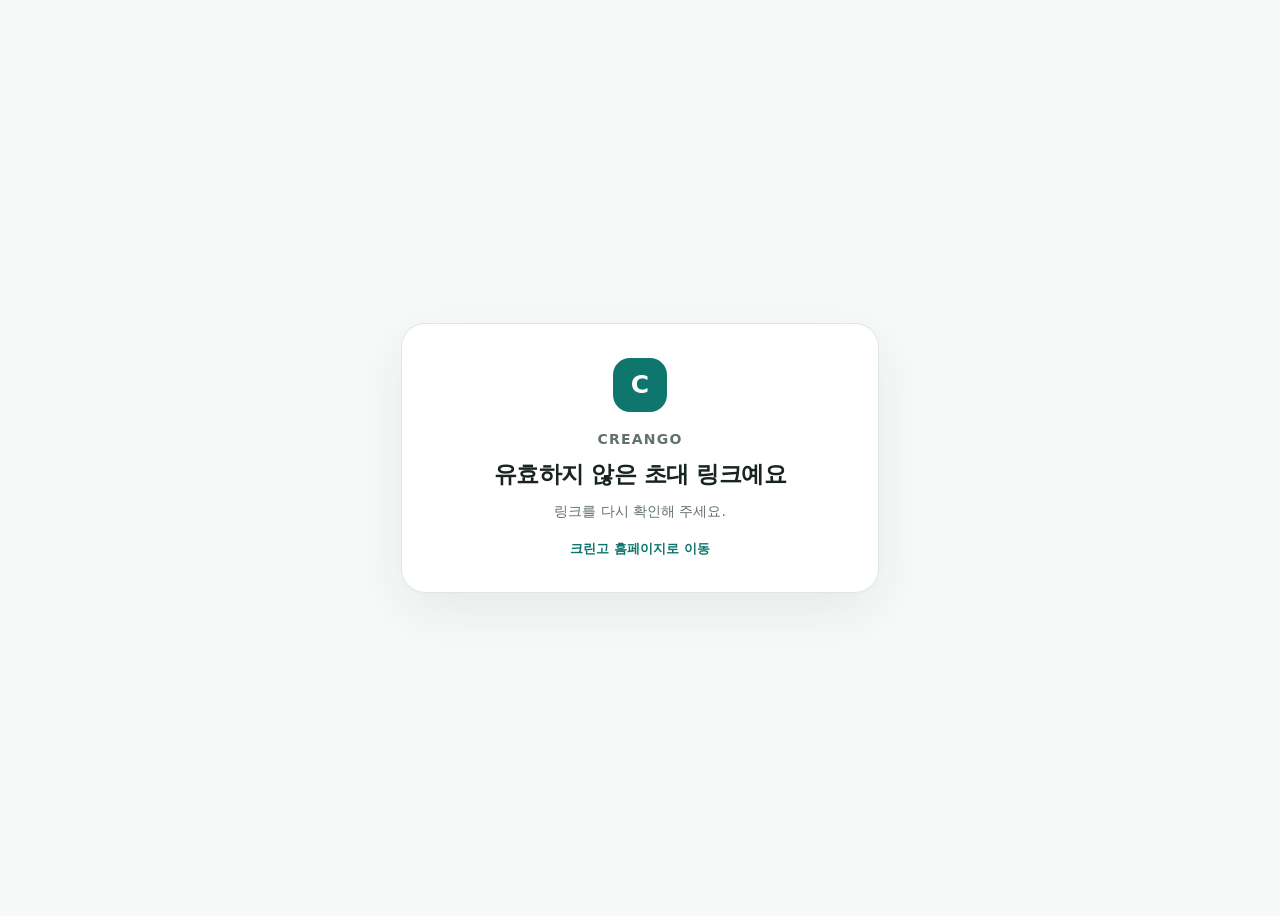
<file: invite.html>
<!doctype html>
<html lang="ko">
<head>
  <meta charset="utf-8">
  <meta name="viewport" content="width=device-width, initial-scale=1">
  <meta name="theme-color" content="#0F766E">
  <link rel="icon" href="/favicon.ico" sizes="any">
  <link rel="icon" type="image/png" sizes="32x32" href="/favicon-32.png">
  <link rel="apple-touch-icon" href="/apple-touch-icon.png">
  <title>크린고 친구 초대</title>
  <style>
    :root{color-scheme:light;font-family:system-ui,-apple-system,BlinkMacSystemFont,"Noto Sans KR",sans-serif;color:#182421;background:#f7faf9}.page{min-height:100vh;display:grid;place-items:center;padding:24px;box-sizing:border-box}.card{width:min(420px,100%);padding:34px 28px;border:1px solid #dce8e4;border-radius:24px;background:#fff;box-shadow:0 18px 55px #0b282514;text-align:center}.mark{display:grid;place-items:center;width:54px;height:54px;margin:0 auto 16px;border-radius:17px;background:#0f766e;color:#fff;font-size:25px;font-weight:900}.brand{margin:0;color:#0f766e;font-size:12px;font-weight:900;letter-spacing:1.2px}.card h1{margin:9px 0 10px;font-size:23px;letter-spacing:-.5px}.card p{margin:0;color:#62716e;font-size:14px;line-height:1.6}.retry{display:inline-block;margin-top:18px;color:#0f766e;font-size:13px;font-weight:800;text-decoration:none}
    .code-row{display:flex;align-items:center;justify-content:center;gap:10px;margin:22px 0 6px}.code-row[hidden]{display:none}.code-text{padding:12px 18px;border:1.5px dashed #0f766e;border-radius:14px;color:#0f766e;font-size:20px;font-weight:900;letter-spacing:3px}.copy-btn{padding:12px 16px;border:0;border-radius:12px;background:#0f766e;color:#fff;font-size:13px;font-weight:800;cursor:pointer}.copy-btn:active{opacity:.85}.hint{margin-top:16px;color:#899691;font-size:12px;line-height:1.6}
  </style>
</head>
<body><main class="page"><section class="card" aria-live="polite">
  <div class="mark">C</div><p class="brand">CREANGO</p>
  <h1 id="title">초대 링크를 확인하고 있어요</h1>
  <p id="message">잠시만 기다려 주세요...</p>
  <div id="codeRow" class="code-row" hidden><span id="codeText" class="code-text"></span><button id="copyBtn" type="button" class="copy-btn">복사</button></div>
  <p id="hint" class="hint" hidden>크린고 앱은 현재 출시를 준비하고 있어요. 위 추천코드를 저장해 두었다가, 앱 설치 후 다시 이 링크를 눌러 친구 초대를 연결해 주세요. 이미 앱이 설치되어 있다면 이 페이지를 새로고침해 보세요.</p>
  <a id="home" class="retry" href="./" hidden>크린고 홈페이지로 이동</a>
</section></main>
<script>
  (() => {
    const title = document.getElementById('title');
    const message = document.getElementById('message');
    const codeRow = document.getElementById('codeRow');
    const codeText = document.getElementById('codeText');
    const copyBtn = document.getElementById('copyBtn');
    const hint = document.getElementById('hint');
    const home = document.getElementById('home');

    const params = new URLSearchParams(location.search);
    const code = (params.get('code') || '').trim().toUpperCase();

    if (!/^[A-Z0-9]{4,12}$/.test(code)) {
      title.textContent = '유효하지 않은 초대 링크예요';
      message.textContent = '링크를 다시 확인해 주세요.';
      home.hidden = false;
      return;
    }

    codeText.textContent = code;
    codeRow.hidden = false;
    copyBtn.addEventListener('click', () => {
      navigator.clipboard?.writeText(code).then(() => {
        copyBtn.textContent = '복사됨';
        setTimeout(() => { copyBtn.textContent = '복사'; }, 1500);
      });
    });

    // 크린고 앱이 이미 설치되어 있으면 커스텀 스킴으로 바로 연결을 시도한다.
    // (app.config.ts의 scheme과 동일한 값 — 앱이 열리면 이 페이지는 그대로 백그라운드에 남는다.)
    let appOpened = false;
    document.addEventListener('visibilitychange', () => { if (document.hidden) appOpened = true; });
    setTimeout(() => {
      if (appOpened) return;
      title.textContent = '크린고에 초대되었어요 🎁';
      message.textContent = '아래 추천코드를 저장해 두세요.';
      hint.hidden = false;
      home.hidden = false;
    }, 1200);
    location.href = 'manuscleannect://invite/' + encodeURIComponent(code);
  })();
</script><script src="/visit.js" defer></script>
</body></html>
</file>
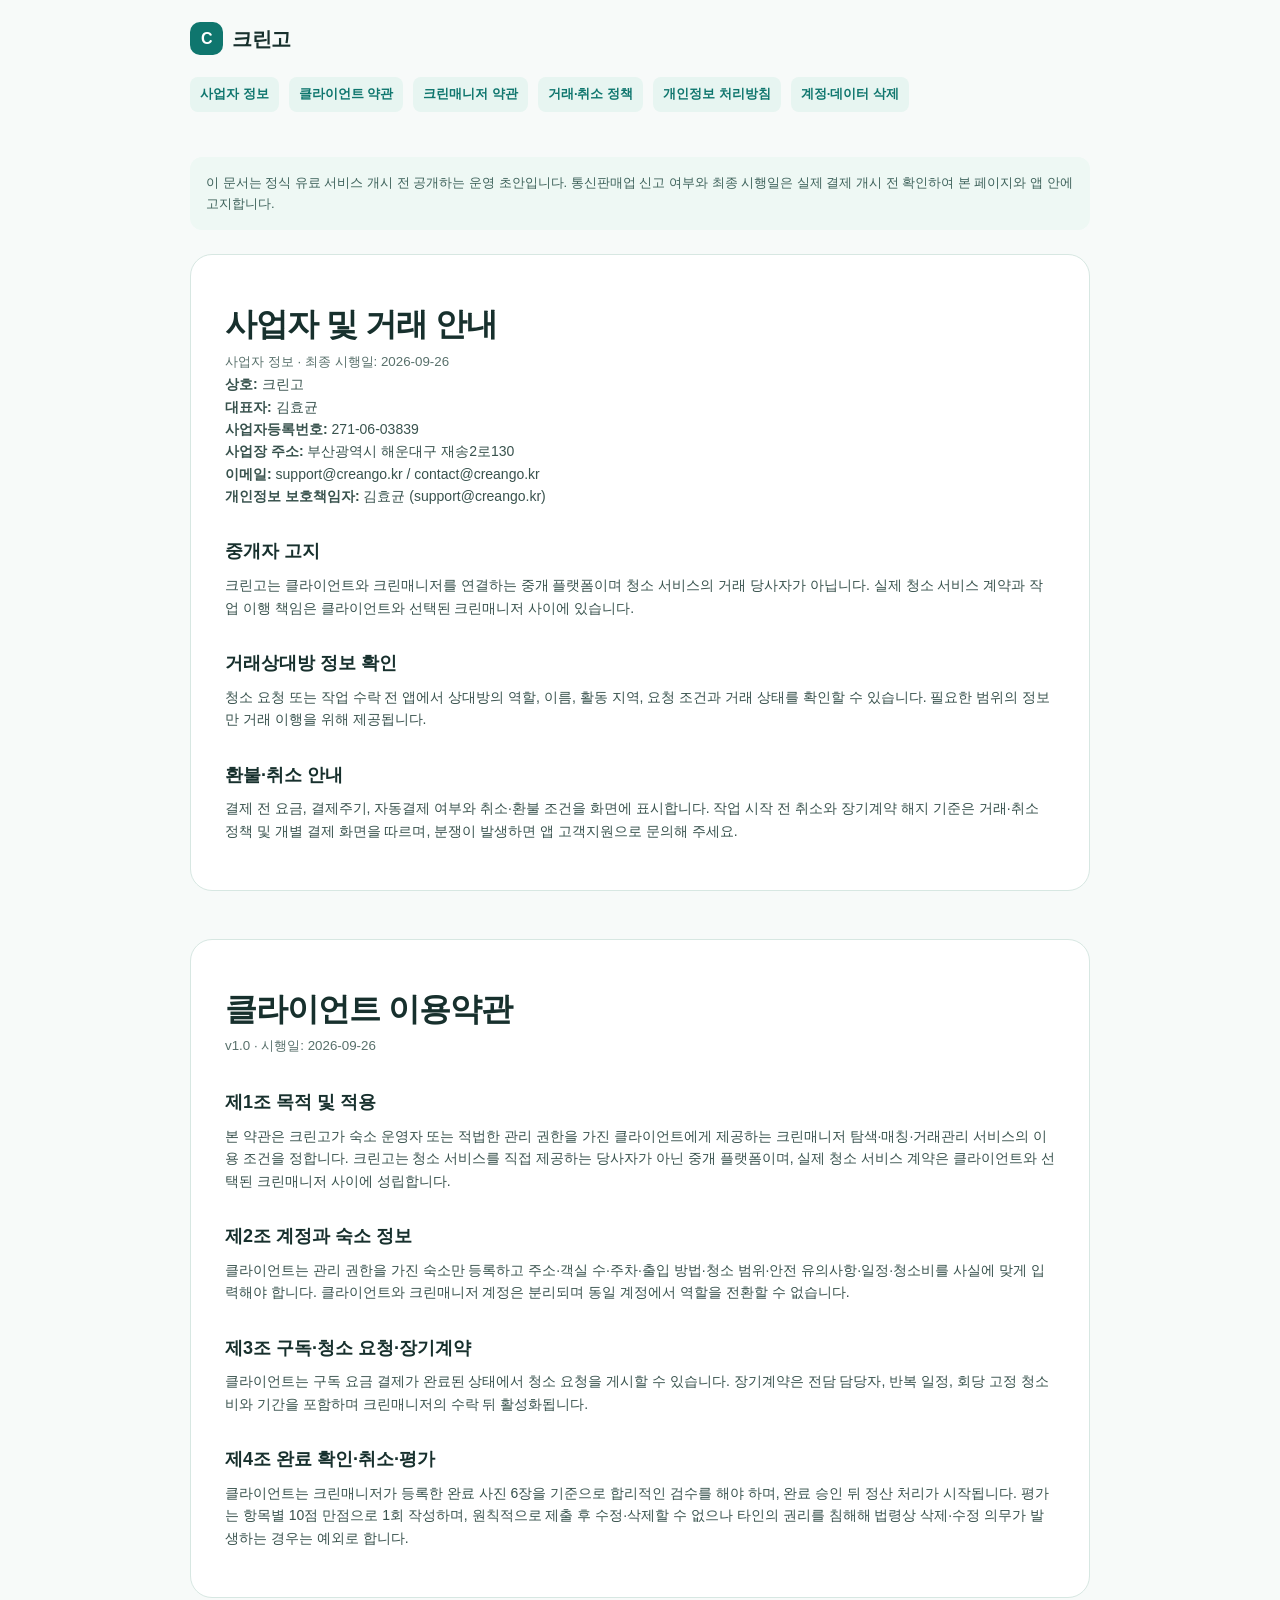
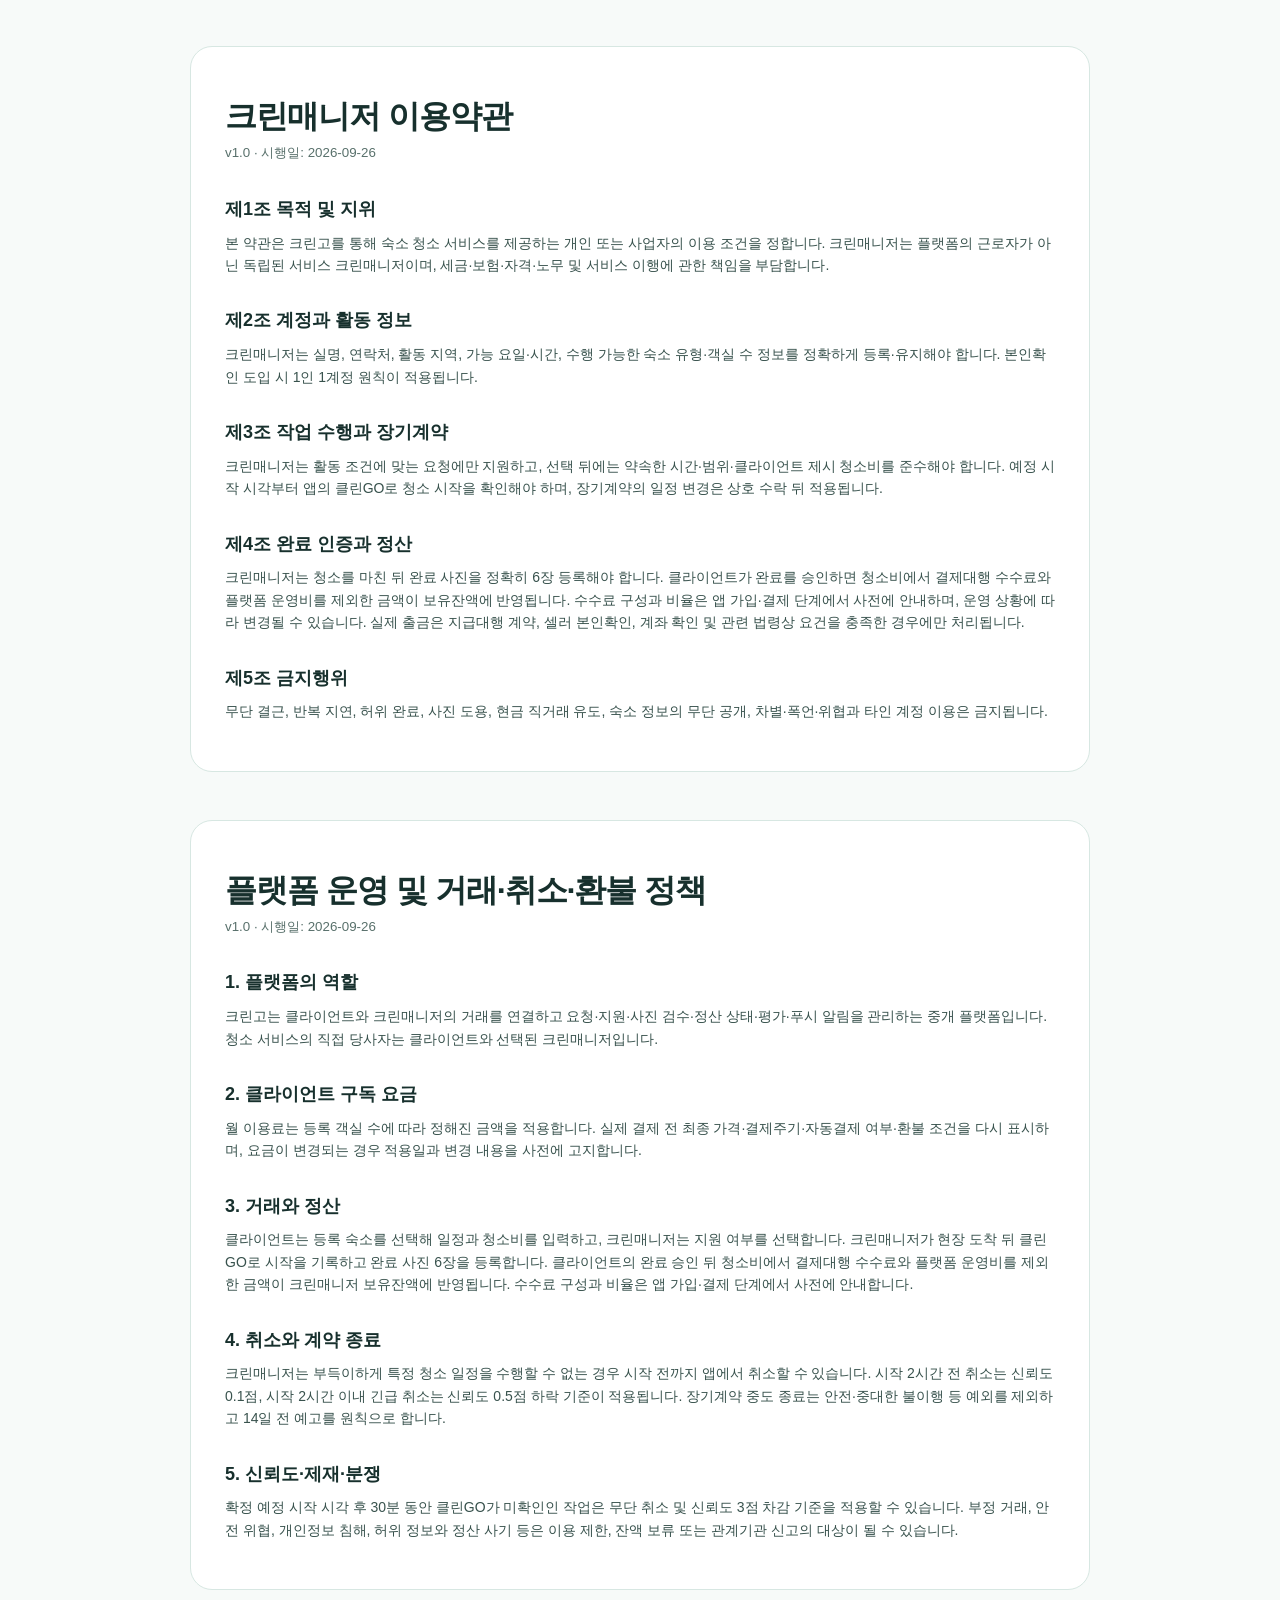
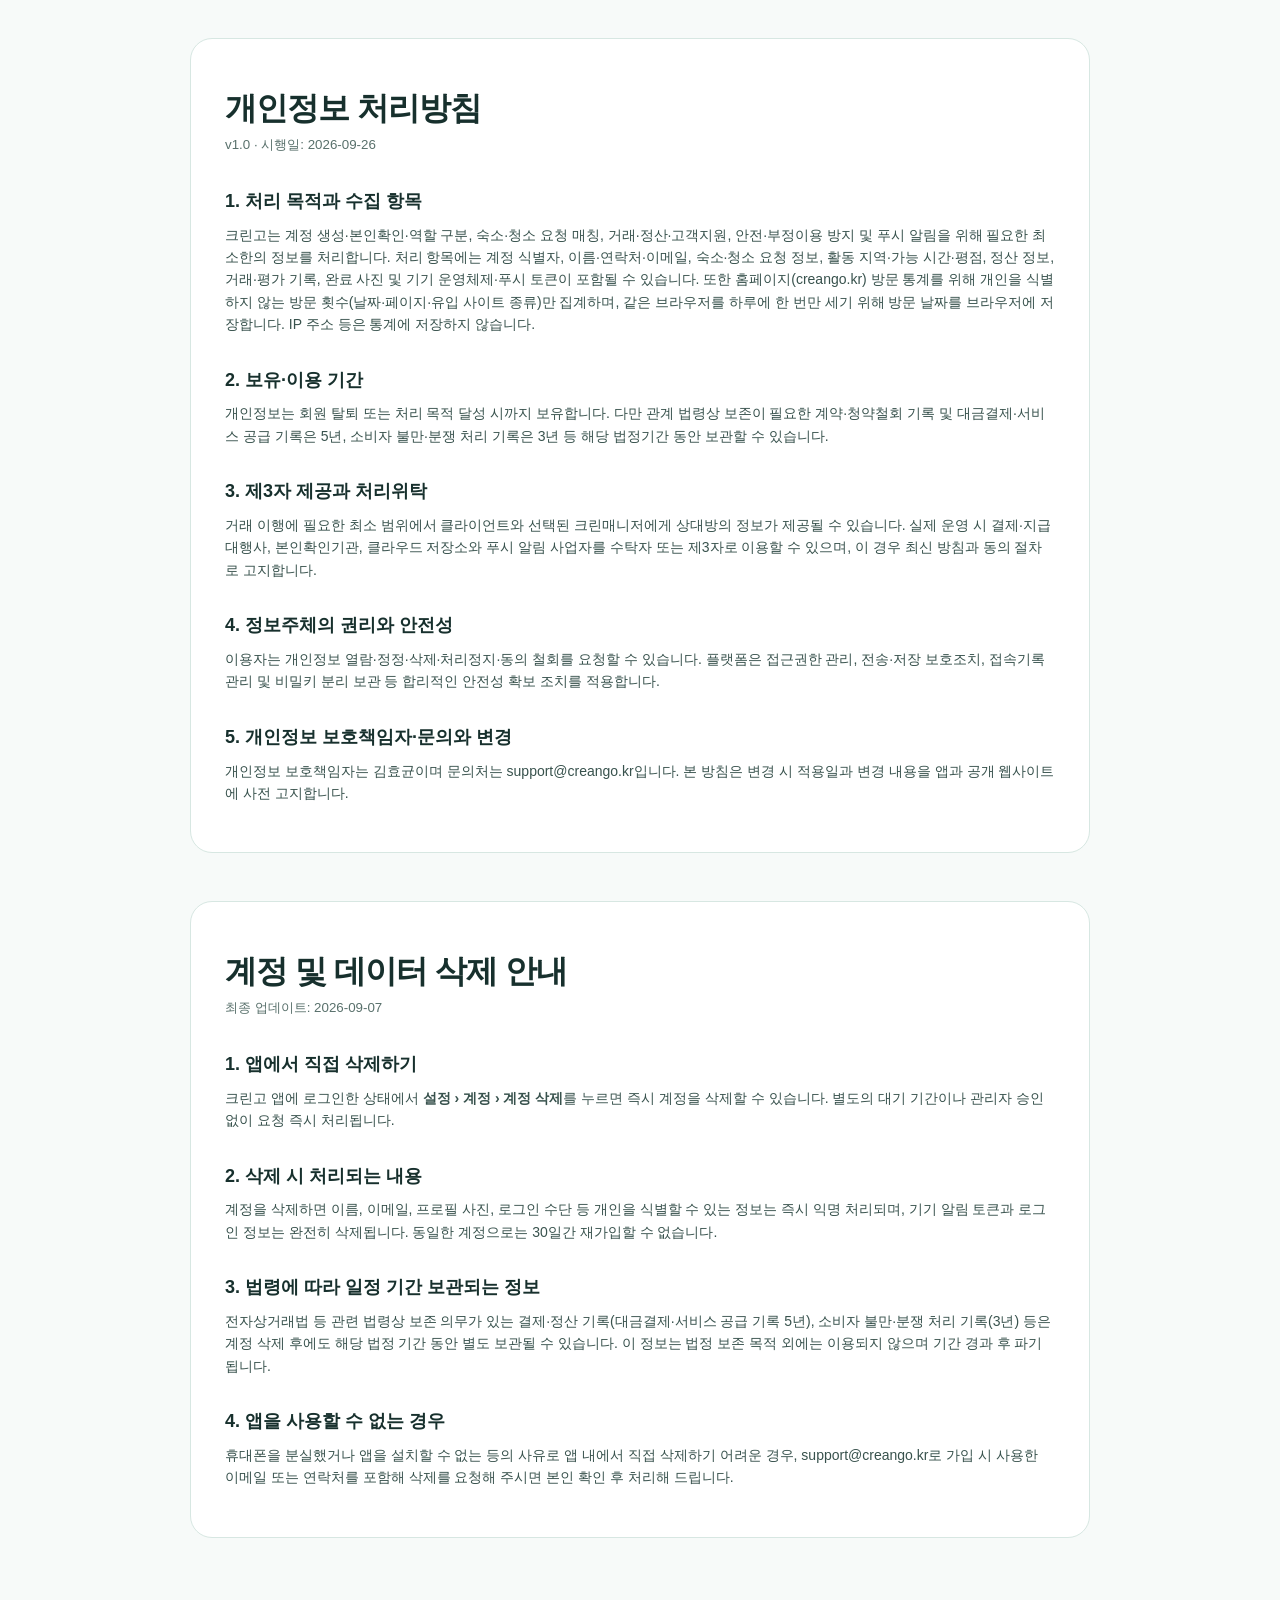
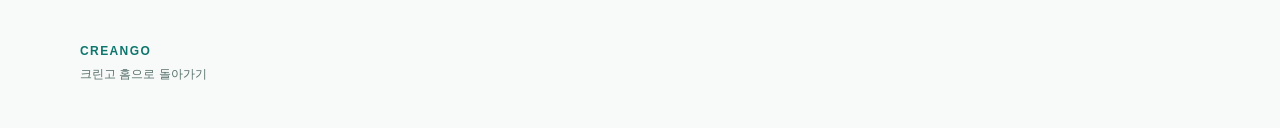
<file: legal.html>
<!doctype html>
<html lang="ko">
<head><meta charset="utf-8"><meta name="viewport" content="width=device-width, initial-scale=1"><meta name="description" content="크린고 이용약관 및 개인정보 처리방침"><meta name="theme-color" content="#0F766E"><link rel="icon" href="/favicon.ico" sizes="any"><link rel="icon" type="image/png" sizes="32x32" href="/favicon-32.png"><link rel="apple-touch-icon" href="/apple-touch-icon.png"><title>크린고 | 약관 및 개인정보 처리방침</title><link rel="stylesheet" href="./styles.css"></head>
<body>
  <main class="legal wrap">
    <header class="legal-head"><a class="brand" href="./"><b>C</b> 크린고</a><nav aria-label="약관 목차"><a href="#business">사업자 정보</a><a href="#host">클라이언트 약관</a><a href="#provider">크린매니저 약관</a><a href="#operations">거래·취소 정책</a><a href="#privacy">개인정보 처리방침</a><a href="#account-deletion">계정·데이터 삭제</a></nav></header>
    <p class="draft">이 문서는 정식 유료 서비스 개시 전 공개하는 운영 초안입니다. 통신판매업 신고 여부와 최종 시행일은 실제 결제 개시 전 확인하여 본 페이지와 앱 안에 고지합니다.</p><article id="business" class="legal-doc"><h1>사업자 및 거래 안내</h1><small>사업자 정보 · 최종 시행일: 2026-09-26</small><p><strong>상호:</strong> 크린고<br><strong>대표자:</strong> 김효균<br><strong>사업자등록번호:</strong> 271-06-03839<br><strong>사업장 주소:</strong> 부산광역시 해운대구 재송2로130<br><strong>이메일:</strong> support@creango.kr / contact@creango.kr<br><strong>개인정보 보호책임자:</strong> 김효균 (support@creango.kr)</p><h2>중개자 고지</h2><p>크린고는 클라이언트와 크린매니저를 연결하는 중개 플랫폼이며 청소 서비스의 거래 당사자가 아닙니다. 실제 청소 서비스 계약과 작업 이행 책임은 클라이언트와 선택된 크린매니저 사이에 있습니다.</p><h2>거래상대방 정보 확인</h2><p>청소 요청 또는 작업 수락 전 앱에서 상대방의 역할, 이름, 활동 지역, 요청 조건과 거래 상태를 확인할 수 있습니다. 필요한 범위의 정보만 거래 이행을 위해 제공됩니다.</p><h2>환불·취소 안내</h2><p>결제 전 요금, 결제주기, 자동결제 여부와 취소·환불 조건을 화면에 표시합니다. 작업 시작 전 취소와 장기계약 해지 기준은 거래·취소 정책 및 개별 결제 화면을 따르며, 분쟁이 발생하면 앱 고객지원으로 문의해 주세요.</p></article>
    <article id="host" class="legal-doc"><h1>클라이언트 이용약관</h1><small>v1.0 · 시행일: 2026-09-26</small><h2>제1조 목적 및 적용</h2><p>본 약관은 크린고가 숙소 운영자 또는 적법한 관리 권한을 가진 클라이언트에게 제공하는 크린매니저 탐색·매칭·거래관리 서비스의 이용 조건을 정합니다. 크린고는 청소 서비스를 직접 제공하는 당사자가 아닌 중개 플랫폼이며, 실제 청소 서비스 계약은 클라이언트와 선택된 크린매니저 사이에 성립합니다.</p><h2>제2조 계정과 숙소 정보</h2><p>클라이언트는 관리 권한을 가진 숙소만 등록하고 주소·객실 수·주차·출입 방법·청소 범위·안전 유의사항·일정·청소비를 사실에 맞게 입력해야 합니다. 클라이언트와 크린매니저 계정은 분리되며 동일 계정에서 역할을 전환할 수 없습니다.</p><h2>제3조 구독·청소 요청·장기계약</h2><p>클라이언트는 구독 요금 결제가 완료된 상태에서 청소 요청을 게시할 수 있습니다. 장기계약은 전담 담당자, 반복 일정, 회당 고정 청소비와 기간을 포함하며 크린매니저의 수락 뒤 활성화됩니다.</p><h2>제4조 완료 확인·취소·평가</h2><p>클라이언트는 크린매니저가 등록한 완료 사진 6장을 기준으로 합리적인 검수를 해야 하며, 완료 승인 뒤 정산 처리가 시작됩니다. 평가는 항목별 10점 만점으로 1회 작성하며, 원칙적으로 제출 후 수정·삭제할 수 없으나 타인의 권리를 침해해 법령상 삭제·수정 의무가 발생하는 경우는 예외로 합니다.</p></article>
    <article id="provider" class="legal-doc"><h1>크린매니저 이용약관</h1><small>v1.0 · 시행일: 2026-09-26</small><h2>제1조 목적 및 지위</h2><p>본 약관은 크린고를 통해 숙소 청소 서비스를 제공하는 개인 또는 사업자의 이용 조건을 정합니다. 크린매니저는 플랫폼의 근로자가 아닌 독립된 서비스 크린매니저이며, 세금·보험·자격·노무 및 서비스 이행에 관한 책임을 부담합니다.</p><h2>제2조 계정과 활동 정보</h2><p>크린매니저는 실명, 연락처, 활동 지역, 가능 요일·시간, 수행 가능한 숙소 유형·객실 수 정보를 정확하게 등록·유지해야 합니다. 본인확인 도입 시 1인 1계정 원칙이 적용됩니다.</p><h2>제3조 작업 수행과 장기계약</h2><p>크린매니저는 활동 조건에 맞는 요청에만 지원하고, 선택 뒤에는 약속한 시간·범위·클라이언트 제시 청소비를 준수해야 합니다. 예정 시작 시각부터 앱의 클린GO로 청소 시작을 확인해야 하며, 장기계약의 일정 변경은 상호 수락 뒤 적용됩니다.</p><h2>제4조 완료 인증과 정산</h2><p>크린매니저는 청소를 마친 뒤 완료 사진을 정확히 6장 등록해야 합니다. 클라이언트가 완료를 승인하면 청소비에서 결제대행 수수료와 플랫폼 운영비를 제외한 금액이 보유잔액에 반영됩니다. 수수료 구성과 비율은 앱 가입·결제 단계에서 사전에 안내하며, 운영 상황에 따라 변경될 수 있습니다. 실제 출금은 지급대행 계약, 셀러 본인확인, 계좌 확인 및 관련 법령상 요건을 충족한 경우에만 처리됩니다.</p><h2>제5조 금지행위</h2><p>무단 결근, 반복 지연, 허위 완료, 사진 도용, 현금 직거래 유도, 숙소 정보의 무단 공개, 차별·폭언·위협과 타인 계정 이용은 금지됩니다.</p></article>
    <article id="operations" class="legal-doc"><h1>플랫폼 운영 및 거래·취소·환불 정책</h1><small>v1.0 · 시행일: 2026-09-26</small><h2>1. 플랫폼의 역할</h2><p>크린고는 클라이언트와 크린매니저의 거래를 연결하고 요청·지원·사진 검수·정산 상태·평가·푸시 알림을 관리하는 중개 플랫폼입니다. 청소 서비스의 직접 당사자는 클라이언트와 선택된 크린매니저입니다.</p><h2>2. 클라이언트 구독 요금</h2><p>월 이용료는 등록 객실 수에 따라 정해진 금액을 적용합니다. 실제 결제 전 최종 가격·결제주기·자동결제 여부·환불 조건을 다시 표시하며, 요금이 변경되는 경우 적용일과 변경 내용을 사전에 고지합니다.</p><h2>3. 거래와 정산</h2><p>클라이언트는 등록 숙소를 선택해 일정과 청소비를 입력하고, 크린매니저는 지원 여부를 선택합니다. 크린매니저가 현장 도착 뒤 클린GO로 시작을 기록하고 완료 사진 6장을 등록합니다. 클라이언트의 완료 승인 뒤 청소비에서 결제대행 수수료와 플랫폼 운영비를 제외한 금액이 크린매니저 보유잔액에 반영됩니다. 수수료 구성과 비율은 앱 가입·결제 단계에서 사전에 안내합니다.</p><h2>4. 취소와 계약 종료</h2><p>크린매니저는 부득이하게 특정 청소 일정을 수행할 수 없는 경우 시작 전까지 앱에서 취소할 수 있습니다. 시작 2시간 전 취소는 신뢰도 0.1점, 시작 2시간 이내 긴급 취소는 신뢰도 0.5점 하락 기준이 적용됩니다. 장기계약 중도 종료는 안전·중대한 불이행 등 예외를 제외하고 14일 전 예고를 원칙으로 합니다.</p><h2>5. 신뢰도·제재·분쟁</h2><p>확정 예정 시작 시각 후 30분 동안 클린GO가 미확인인 작업은 무단 취소 및 신뢰도 3점 차감 기준을 적용할 수 있습니다. 부정 거래, 안전 위협, 개인정보 침해, 허위 정보와 정산 사기 등은 이용 제한, 잔액 보류 또는 관계기관 신고의 대상이 될 수 있습니다.</p></article>
    <article id="privacy" class="legal-doc"><h1>개인정보 처리방침</h1><small>v1.0 · 시행일: 2026-09-26</small><h2>1. 처리 목적과 수집 항목</h2><p>크린고는 계정 생성·본인확인·역할 구분, 숙소·청소 요청 매칭, 거래·정산·고객지원, 안전·부정이용 방지 및 푸시 알림을 위해 필요한 최소한의 정보를 처리합니다. 처리 항목에는 계정 식별자, 이름·연락처·이메일, 숙소·청소 요청 정보, 활동 지역·가능 시간·평점, 정산 정보, 거래·평가 기록, 완료 사진 및 기기 운영체제·푸시 토큰이 포함될 수 있습니다. 또한 홈페이지(creango.kr) 방문 통계를 위해 개인을 식별하지 않는 방문 횟수(날짜·페이지·유입 사이트 종류)만 집계하며, 같은 브라우저를 하루에 한 번만 세기 위해 방문 날짜를 브라우저에 저장합니다. IP 주소 등은 통계에 저장하지 않습니다.</p><h2>2. 보유·이용 기간</h2><p>개인정보는 회원 탈퇴 또는 처리 목적 달성 시까지 보유합니다. 다만 관계 법령상 보존이 필요한 계약·청약철회 기록 및 대금결제·서비스 공급 기록은 5년, 소비자 불만·분쟁 처리 기록은 3년 등 해당 법정기간 동안 보관할 수 있습니다.</p><h2>3. 제3자 제공과 처리위탁</h2><p>거래 이행에 필요한 최소 범위에서 클라이언트와 선택된 크린매니저에게 상대방의 정보가 제공될 수 있습니다. 실제 운영 시 결제·지급대행사, 본인확인기관, 클라우드 저장소와 푸시 알림 사업자를 수탁자 또는 제3자로 이용할 수 있으며, 이 경우 최신 방침과 동의 절차로 고지합니다.</p><h2>4. 정보주체의 권리와 안전성</h2><p>이용자는 개인정보 열람·정정·삭제·처리정지·동의 철회를 요청할 수 있습니다. 플랫폼은 접근권한 관리, 전송·저장 보호조치, 접속기록 관리 및 비밀키 분리 보관 등 합리적인 안전성 확보 조치를 적용합니다.</p><h2>5. 개인정보 보호책임자·문의와 변경</h2><p>개인정보 보호책임자는 김효균이며 문의처는 support@creango.kr입니다. 본 방침은 변경 시 적용일과 변경 내용을 앱과 공개 웹사이트에 사전 고지합니다.</p></article>
    <article id="account-deletion" class="legal-doc"><h1>계정 및 데이터 삭제 안내</h1><small>최종 업데이트: 2026-09-07</small><h2>1. 앱에서 직접 삭제하기</h2><p>크린고 앱에 로그인한 상태에서 <strong>설정 › 계정 › 계정 삭제</strong>를 누르면 즉시 계정을 삭제할 수 있습니다. 별도의 대기 기간이나 관리자 승인 없이 요청 즉시 처리됩니다.</p><h2>2. 삭제 시 처리되는 내용</h2><p>계정을 삭제하면 이름, 이메일, 프로필 사진, 로그인 수단 등 개인을 식별할 수 있는 정보는 즉시 익명 처리되며, 기기 알림 토큰과 로그인 정보는 완전히 삭제됩니다. 동일한 계정으로는 30일간 재가입할 수 없습니다.</p><h2>3. 법령에 따라 일정 기간 보관되는 정보</h2><p>전자상거래법 등 관련 법령상 보존 의무가 있는 결제·정산 기록(대금결제·서비스 공급 기록 5년), 소비자 불만·분쟁 처리 기록(3년) 등은 계정 삭제 후에도 해당 법정 기간 동안 별도 보관될 수 있습니다. 이 정보는 법정 보존 목적 외에는 이용되지 않으며 기간 경과 후 파기됩니다.</p><h2>4. 앱을 사용할 수 없는 경우</h2><p>휴대폰을 분실했거나 앱을 설치할 수 없는 등의 사유로 앱 내에서 직접 삭제하기 어려운 경우, <a href="mailto:support@creango.kr">support@creango.kr</a>로 가입 시 사용한 이메일 또는 연락처를 포함해 삭제를 요청해 주시면 본인 확인 후 처리해 드립니다.</p></article>
  </main>
  <footer class="wrap"><b>CREANGO</b><p><a href="./">크린고 홈으로 돌아가기</a></p></footer>
<script src="/visit.js" defer></script>
</body>
</html>
</file>
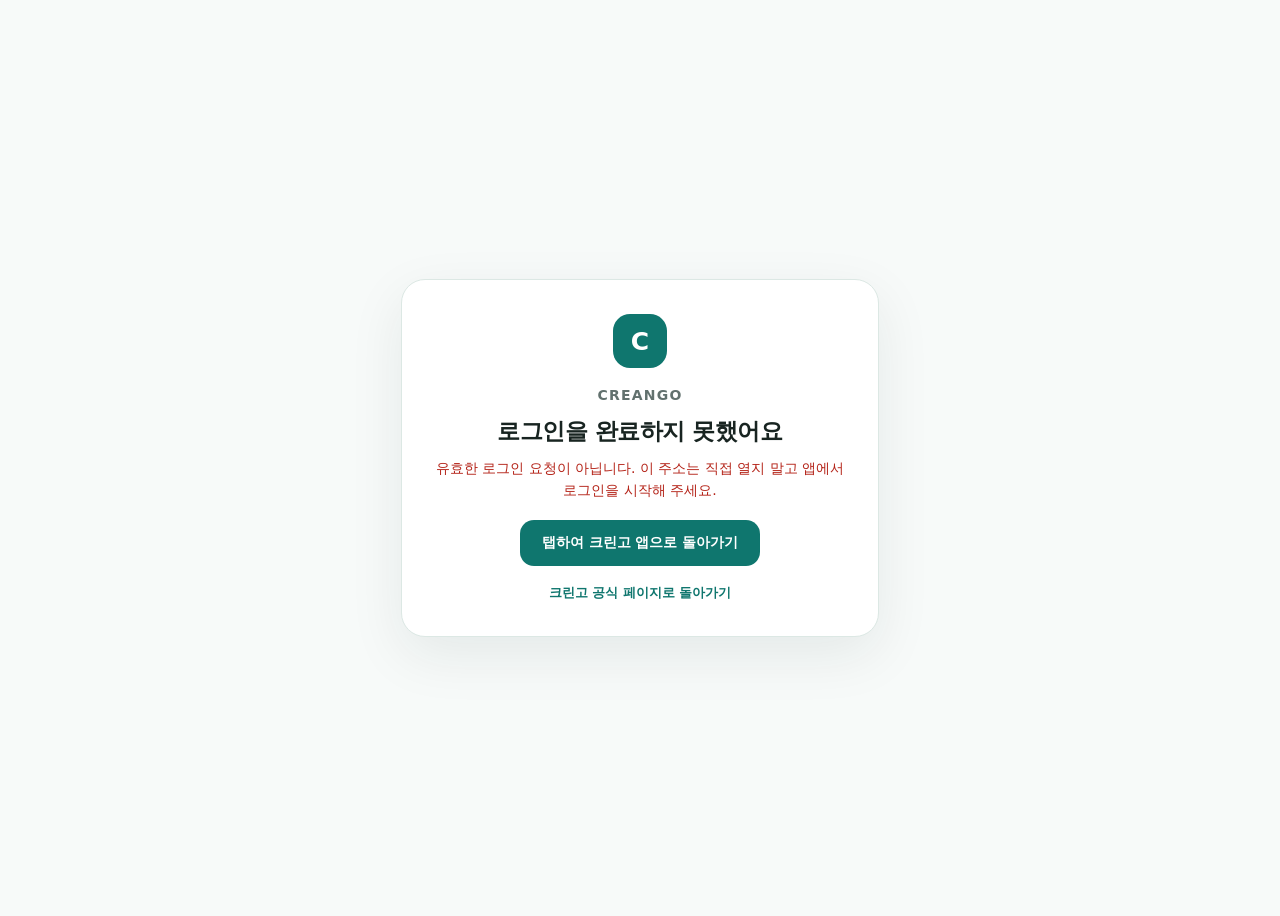
<file: oauth-callback.html>
<!doctype html>
<html lang="ko">
<head>
  <meta charset="utf-8">
  <meta name="viewport" content="width=device-width, initial-scale=1">
  <meta name="theme-color" content="#0F766E">
  <link rel="icon" href="/favicon.ico" sizes="any">
  <link rel="icon" type="image/png" sizes="32x32" href="/favicon-32.png">
  <link rel="apple-touch-icon" href="/apple-touch-icon.png">
  <title>크린고 로그인 확인</title>
  <style>
    :root{color-scheme:light;font-family:system-ui,-apple-system,BlinkMacSystemFont,"Noto Sans KR",sans-serif;color:#182421;background:#f7faf9}.page{min-height:100vh;display:grid;place-items:center;padding:24px;box-sizing:border-box}.card{width:min(420px,100%);padding:34px 28px;border:1px solid #dce8e4;border-radius:24px;background:#fff;box-shadow:0 18px 55px #0b282514;text-align:center}.mark{display:grid;place-items:center;width:54px;height:54px;margin:0 auto 16px;border-radius:17px;background:#0f766e;color:#fff;font-size:25px;font-weight:900}.brand{margin:0;color:#0f766e;font-size:12px;font-weight:900;letter-spacing:1.2px}.card h1{margin:9px 0 10px;font-size:23px;letter-spacing:-.5px}.card p{margin:0;color:#62716e;font-size:14px;line-height:1.6}.error{color:#b42318!important}.retry{display:inline-block;margin-top:18px;color:#0f766e;font-size:13px;font-weight:800;text-decoration:none}.button{display:inline-block;margin-top:18px;padding:14px 22px;border-radius:14px;background:#0f766e;color:#fff!important;font-size:14px;font-weight:900;text-decoration:none}
  </style>
</head>
<body><main class="page"><section class="card" aria-live="polite"><div class="mark">C</div><p class="brand">CREANGO</p><h1 id="title">로그인을 확인하고 있어요</h1><p id="message">잠시 후 크린고 앱으로 돌아갑니다.</p><a id="return" class="button" href="#" hidden>탭하여 크린고 앱으로 돌아가기</a><a id="home" class="retry" href="./" hidden>크린고 공식 페이지로 돌아가기</a></section></main>
<script>
  (() => {
    const title = document.getElementById('title'); const message = document.getElementById('message'); const home = document.getElementById('home'); const returnLink = document.getElementById('return');
    const params = new URLSearchParams(location.search); const code = params.get('code'); const state = params.get('state'); const suppliedProvider = params.get('provider'); const error = params.get('error');
    const apiOrigin = 'https://api.creango.kr';
    const encodeUser = (user) => btoa(unescape(encodeURIComponent(JSON.stringify(user))));
    const fail = (text) => { title.textContent = '로그인을 완료하지 못했어요'; message.textContent = text; message.className = 'error'; home.hidden = false; };
    if (error) return fail('로그인이 취소되었거나 제공자에서 인증을 완료하지 못했습니다. 앱에서 다시 시도해 주세요.');
    if (!code || !state) return fail('유효한 로그인 요청이 아닙니다. 이 주소는 직접 열지 말고 앱에서 로그인을 시작해 주세요.');
    try {
      const [payload] = state.split('.');
      const normalized = payload.replace(/-/g, '+').replace(/_/g, '/');
      const decoded = decodeURIComponent(Array.prototype.map.call(atob(normalized), (c) => '%' + ('00' + c.charCodeAt(0).toString(16)).slice(-2)).join(''));
      const data = JSON.parse(decoded);
      const destination = new URL(data.returnTo);
      const isNativeReturn = destination.protocol === 'manuscleannect:';
      const isWebReturn = destination.protocol === 'https:' && ['creango.kr', 'www.creango.kr', 'app.creango.kr'].includes(destination.hostname);
      if ((!isNativeReturn && !isWebReturn) || !data.provider || (suppliedProvider && data.provider !== suppliedProvider)) throw new Error('invalid-state');
      title.textContent = '로그인 정보를 안전하게 연결하고 있어요';
      message.textContent = isNativeReturn ? '잠시 후 크린고 앱으로 돌아갑니다.' : '잠시 후 크린고로 돌아갑니다.';
      fetch(apiOrigin + '/api/social-auth/exchange', { method: 'POST', headers: { 'Content-Type': 'application/json' }, body: JSON.stringify({ provider: data.provider, code, state }) })
        .then(async (response) => { const result = await response.json().catch(() => ({})); if (!response.ok || !result.app_session_id || !result.user) throw new Error(result.error || 'exchange-failed'); return result; })
        .then((result) => {
          destination.searchParams.set('sessionToken', result.app_session_id);
          destination.searchParams.set('user', encodeUser(result.user));
          const finalUrl = destination.toString();
          if (!isNativeReturn) {
            // Web return: a normal same-origin https redirect, no custom-scheme
            // gesture restrictions apply, so a plain navigation always works.
            location.replace(finalUrl);
            return;
          }
          // Some mobile browsers block a script-driven redirect to a custom
          // URL scheme unless it happens within a live user gesture — a
          // fetch().then() callback runs too late for that. So we still try
          // the automatic handoff (works in browsers that allow it), but
          // always reveal a real button the user can tap, which carries its
          // own fresh gesture and is guaranteed to work everywhere.
          returnLink.href = finalUrl;
          title.textContent = '로그인이 완료됐어요';
          message.textContent = '아래 버튼을 눌러 크린고 앱으로 돌아가세요.';
          returnLink.hidden = false;
          location.replace(finalUrl);
        })
        .catch((err) => fail('로그인 세션을 연결하지 못했습니다. [' + (err && err.message ? err.message : '알 수 없는 오류') + '] 앱에서 다시 시도해 주세요.'));
    } catch (err) { fail('로그인 정보를 안전하게 확인하지 못했습니다. [' + (err && err.message ? err.message : '알 수 없는 오류') + '] 앱에서 다시 시도해 주세요.'); }
  })();
</script></body></html>
</file>
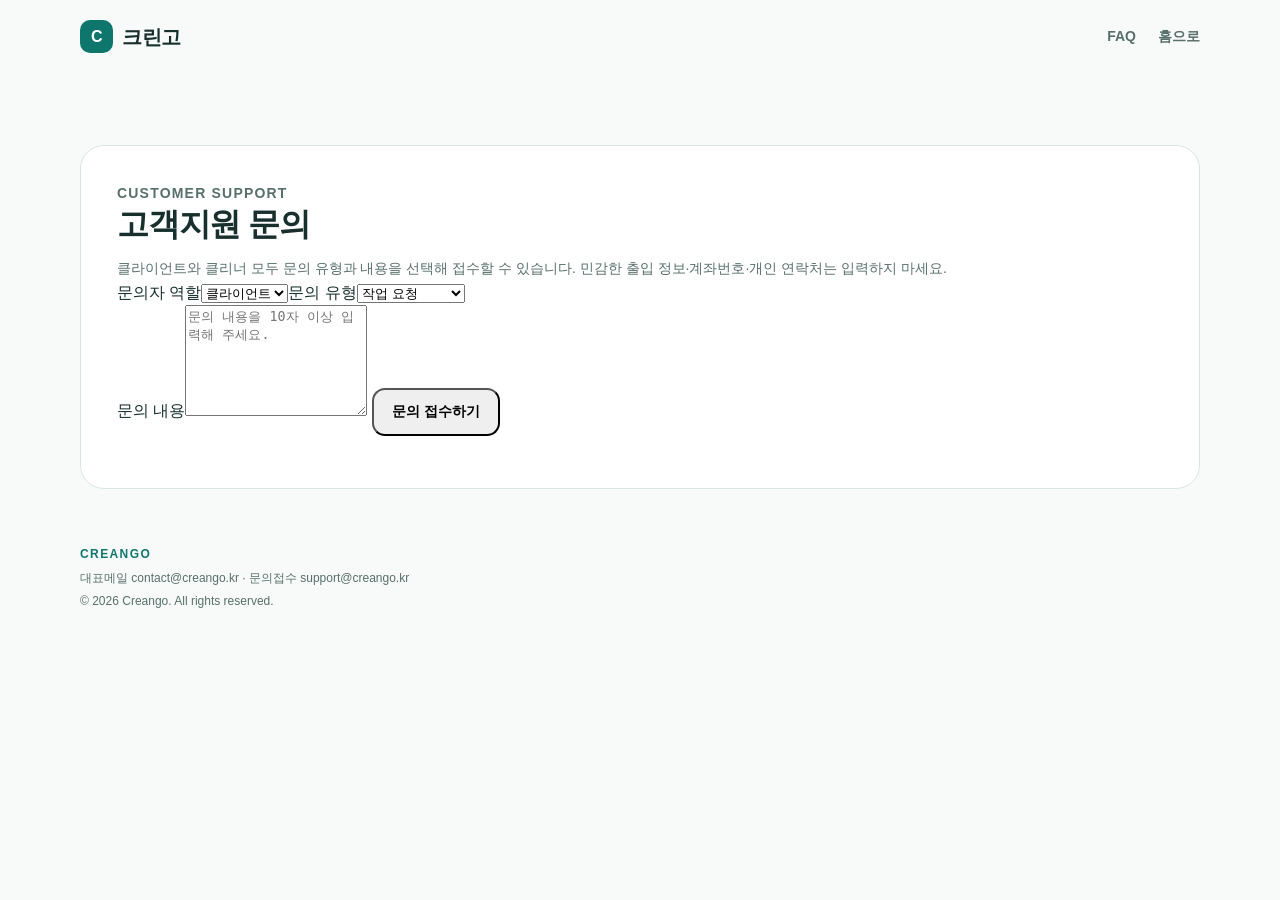
<file: support.html>
<!doctype html>

<html lang="ko">
<head>
  <meta charset="utf-8">
  <meta name="viewport" content="width=device-width, initial-scale=1">
  <meta name="theme-color" content="#0F766E">
  <link rel="icon" href="/favicon.ico" sizes="any">
  <link rel="icon" type="image/png" sizes="32x32" href="/favicon-32.png">
  <link rel="apple-touch-icon" href="/apple-touch-icon.png">
  <meta name="description" content="크린고 고객지원 문의 화면">
  <title>고객지원 | 크린고</title>
  <link rel="stylesheet" href="./styles.css">
</head>
<body>
  <a class="skip" href="#main">본문으로 이동</a>
  <header class="nav wrap"><a class="brand" href="./" aria-label="크린고 홈"><b>C</b> 크린고</a><nav aria-label="주요 메뉴"><a href="./#faq">FAQ</a><a href="./">홈으로</a></nav></header>
  <main id="main" class="wrap">
    <section class="support section"><p class="tag">CUSTOMER SUPPORT</p><h2>고객지원 문의</h2><p>클라이언트와 클리너 모두 문의 유형과 내용을 선택해 접수할 수 있습니다. 민감한 출입 정보·계좌번호·개인 연락처는 입력하지 마세요.</p>
      <form id="support-form" class="support-form" novalidate>
        <div class="support-grid"><label>문의자 역할<select name="role" required><option value="host">클라이언트</option><option value="cleaner">클리너</option></select></label><label>문의 유형<select name="category" required><option value="작업 요청">작업 요청</option><option value="긴급 대체">긴급 대체</option><option value="계정 및 프로필">계정 및 프로필</option><option value="앱 이용">앱 이용</option><option value="기타">기타</option></select></label></div>
        <label>문의 내용<textarea name="message" rows="7" minlength="10" maxlength="2000" required placeholder="문의 내용을 10자 이상 입력해 주세요."></textarea></label>
        <button class="button support-submit" type="submit">문의 접수하기</button><p id="support-status" class="form-status" role="status" aria-live="polite"></p>
      </form>
    </section>
  </main>
  <footer class="wrap"><b>CREANGO</b><p>대표메일 <a href="mailto:contact@creango.kr">contact@creango.kr</a> · 문의접수 <a href="mailto:support@creango.kr">support@creango.kr</a></p><p>© <span id="year"></span> Creango. All rights reserved.</p></footer>
  <script>
    document.getElementById('year').textContent = new Date().getFullYear();
    document.getElementById('support-form').addEventListener('submit', (event) => {
      event.preventDefault();
      const form = event.currentTarget;
      const status = document.getElementById('support-status');
      const role = form.elements.role.value;
      const category = form.elements.category.value;
      const message = form.elements.message.value.trim();
      if (message.length < 10) { status.textContent = '문의 내용을 10자 이상 입력해 주세요.'; return; }
      const roleLabel = role === 'host' ? '클라이언트' : '클리너';
      const subject = `[크린고 ${roleLabel} 문의] ${category}`;
      const body = `문의자 역할: ${roleLabel}\n문의 유형: ${category}\n\n문의 내용:\n${message}`;
      alert('문의 접수가 준비되었습니다. 이메일 앱에서 내용을 확인한 뒤 보내기를 완료해 주세요.');
      status.textContent = '이메일 앱을 열어 문의 내용을 준비했습니다.';
      window.location.href = `mailto:support@creango.kr?subject=${encodeURIComponent(subject)}&body=${encodeURIComponent(body)}`;
    });
  </script>
<script src="/visit.js" defer></script>
</body>
</html>
</file>
<file: styles.css>
:root{--teal:#0F766E;--dark:#0d5d57;--mint:#DDF4EE;--ink:#17302d;--muted:#58706b;--line:#d7e7e2;--bg:#f7faf9}*{box-sizing:border-box}html{scroll-behavior:smooth}body{margin:0;background:var(--bg);color:var(--ink);font-family:-apple-system,BlinkMacSystemFont,"Segoe UI","Noto Sans KR",Arial,sans-serif;line-height:1.6}a{color:inherit;text-decoration:none}.wrap{width:min(1120px,calc(100% - 48px));margin-inline:auto}.skip{position:absolute;left:-9999px}.skip:focus{left:16px;top:16px;padding:10px;color:#fff;background:#000;z-index:5}.nav{display:flex;justify-content:space-between;align-items:center;padding:20px 0}.brand{display:inline-flex;align-items:center;gap:9px;font-size:20px;font-weight:850;letter-spacing:-.5px}.brand b{display:grid;place-items:center;width:33px;height:33px;border-radius:10px;background:var(--teal);color:#fff;font-size:16px}nav{display:flex;gap:22px;color:var(--muted);font-size:14px;font-weight:750}nav a:hover,.policies a:hover{color:var(--teal)}.hero{margin-top:7px;padding:clamp(32px,6vw,68px);color:#fff;background:linear-gradient(135deg,#0d5d57,#0F766E 60%,#17877d);border-radius:30px}.tag{margin:0 0 13px;color:#13857b;font-size:11px;font-weight:900;letter-spacing:1.2px}.hero-tag{display:inline-block;padding:5px 11px;color:#c7f4e7;background:#ffffff1f;border-radius:999px}h1,h2,h3,p{margin-top:0}h1{max-width:720px;margin:17px 0 15px;font-size:clamp(38px,5.3vw,62px);line-height:1.13;letter-spacing:-2.5px}.lead{max-width:600px;margin-bottom:0;color:#d9f3eb;font-size:17px}.actions{display:flex;flex-wrap:wrap;gap:10px;margin-top:28px}.button{display:inline-flex;align-items:center;min-height:48px;padding:12px 18px;border-radius:13px;font-size:14px;font-weight:800}.light{color:var(--teal);background:#fff}.outline{border:1px solid #ffffff80;color:#fff}.facts{display:flex;flex-wrap:wrap;gap:22px;margin-top:44px;padding-top:22px;border-top:1px solid #ffffff30}.facts div{min-width:150px;display:grid;gap:2px}.facts strong{font-size:14px}.facts span{color:#bde5da;font-size:12px}.section{margin-top:72px}.section h2{margin-bottom:24px;font-size:32px;line-height:1.28;letter-spacing:-1.2px}.grid{display:grid;gap:14px}.three{grid-template-columns:repeat(3,1fr)}.two{grid-template-columns:1fr 1fr}.card{padding:24px;background:#fff;border:1px solid var(--line);border-radius:20px;box-shadow:0 8px 25px #15433b08}.card em{color:var(--teal);font-size:13px;font-style:normal;font-weight:900}.card h3{margin:8px 0 7px;font-size:19px;letter-spacing:-.6px}.card p,.feature p,.support>p,.notice-card p,.policies>p{margin-bottom:0;color:var(--muted);font-size:14px}.feature{min-height:290px;padding:34px;border-radius:24px}.feature h2{margin:8px 0 13px}.mint{background:var(--mint)}.list{display:flex;flex-direction:column;justify-content:center;gap:10px;background:#fff;border:1px solid var(--line)}.list p{padding:13px 14px;color:var(--ink);background:#f4f9f7;border-radius:13px;font-weight:750}.dark{color:#fff;background:#17312f}.dark .tag{color:#73d8be}.dark p{color:#c7dcd7}.stack{display:grid;gap:14px}.settlement{display:grid;grid-template-columns:1fr 1px 1fr;gap:28px;padding:30px;background:#fff;border:1px solid var(--line);border-radius:24px}.settlement strong{color:var(--teal);font-size:46px;line-height:1;letter-spacing:-2px}.settlement h3{margin:8px 0 5px}.settlement p{max-width:390px;margin-bottom:0;color:var(--muted);font-size:14px}.settlement i{background:var(--line)}.notice-card{margin-top:16px;padding:25px 28px;background:#edf7f4;border-radius:20px}.notice-card h3{margin-bottom:6px}.support{padding:36px;background:#fff;border:1px solid var(--line);border-radius:24px}.support h2{margin-bottom:12px}.highlight{margin-top:16px!important;padding:14px 16px;color:#315c54!important;background:#eff8f5;border-radius:13px}.policies{padding:36px;background:var(--mint);border-radius:24px}.policies h2{margin-bottom:7px}.policies a{display:flex;justify-content:space-between;gap:12px;padding:13px 15px;color:var(--teal);background:#fff;border-radius:13px;font-size:14px;font-weight:800}footer{padding:56px 0 40px;color:var(--muted);font-size:12px}footer b{color:var(--teal);font-size:12px;letter-spacing:1.4px}footer p{margin:4px 0}.legal{width:min(900px,calc(100% - 48px))}.legal-head{padding:22px 0 45px}.legal-head nav{flex-wrap:wrap;gap:10px;margin-top:22px}.legal-head nav a{padding:7px 10px;color:var(--teal);background:#e7f5f1;border-radius:8px;font-size:13px}.draft{padding:16px;color:#3e625b;background:#eef8f4;border-radius:12px;font-size:13px}.legal-doc{margin:24px 0 48px;padding:34px;background:#fff;border:1px solid var(--line);border-radius:22px}.legal-doc h1{margin-bottom:5px;color:var(--ink);font-size:32px;letter-spacing:-1px}.legal-doc h2{margin:30px 0 8px;font-size:18px}.legal-doc p{color:#38524d;font-size:14px}.legal-doc small{color:var(--muted)}@media(max-width:720px){.wrap,.legal{width:calc(100% - 32px)}.nav{padding:16px 0}nav{gap:13px;font-size:12px}.hero{border-radius:23px}.section{margin-top:50px}.section h2{font-size:27px}.three,.two{grid-template-columns:1fr}.reverse{display:flex;flex-direction:column-reverse}.feature{min-height:auto;padding:27px}.settlement{grid-template-columns:1fr;gap:22px;padding:25px}.settlement i{width:100%;height:1px}.support,.policies,.legal-doc{padding:24px}}

/* Creango support choices and facilities section */
.support-choice-grid{display:grid;grid-template-columns:repeat(2,minmax(0,1fr));gap:12px;margin-top:20px}.support-choice{display:flex;align-items:center;gap:12px;min-height:82px;padding:15px;border:1px solid var(--line);border-radius:16px;background:#fff;color:var(--ink);transition:transform .16s ease,box-shadow .16s ease,border-color .16s ease}.support-choice:hover{border-color:var(--teal);box-shadow:0 8px 22px #15433b12;transform:translateY(-1px)}.support-choice--kakao{background:#fee500;border-color:#e7d000}.support-choice__icon{display:grid;flex:0 0 38px;place-items:center;width:38px;height:38px;border-radius:12px;color:#fff;background:var(--teal);font-size:19px;font-weight:900}.support-choice--kakao .support-choice__icon{color:#3a2d00;background:#fff4a3}.support-choice b{display:block;font-size:14px}.support-choice small{display:block;margin-top:2px;color:var(--muted);font-size:11px;line-height:1.4}.support-choice--kakao small{color:#4f4300}@media(max-width:720px){.support-choice-grid{grid-template-columns:1fr}.support-choice{min-height:74px}.nav{align-items:flex-start;gap:12px}.nav nav{gap:10px;overflow:auto;white-space:nowrap}}
.hero-note{margin:14px 0 4px;padding:14px 18px;border-radius:14px;background:rgba(255,255,255,.16);color:#fff;font-size:17px;line-height:1.6;max-width:760px}.hero-note b{color:#fff;font-weight:900}.facility-note{margin-top:10px;padding:12px 14px;border-radius:12px;background:#fff7e6;color:#8a5b0c;font-weight:700;font-size:15px;line-height:1.6}
</file>
<file: intro.css>
/* 크린고 입장 화면(인트로) — 화면을 꽉 채우는 애니메이션 + "공간청소 즉시매칭" + ENTER 버튼.
   JS가 꺼져 있거나 이미 입장했거나 #앵커로 들어온 경우에는 html.has-intro 가 붙지 않아 인트로가 보이지 않는다. */

.intro { display: none; }
html.has-intro { overflow: hidden; }
html.has-intro body { overflow: hidden; height: 100%; }
html.has-intro .intro { display: grid; }

.intro {
  position: fixed;
  inset: 0;
  z-index: 1000;
  height: 100vh;
  height: 100svh;
  color: #fff;
  overflow: hidden;
  isolation: isolate;
  background:
    radial-gradient(900px 620px at 78% 42%, rgba(38, 190, 168, .55), transparent 62%),
    radial-gradient(700px 500px at 8% 0%, rgba(124, 240, 211, .18), transparent 60%),
    linear-gradient(135deg, #082f2b 0%, #0b4a45 45%, #0F766E 100%);
  transition: transform .85s cubic-bezier(.7, 0, .2, 1), opacity .85s ease;
  will-change: transform;
}
.intro.is-leaving { transform: translateY(-102%); opacity: .6; }

/* 배경 장식 — 천천히 떠다니는 빛무리와 반짝임 */
.intro-glow { position: absolute; z-index: -1; border-radius: 50%; filter: blur(60px); opacity: .5; pointer-events: none; }
.intro-glow.g1 { width: 380px; height: 380px; left: -90px; bottom: -80px; background: #14b8a6; animation: introDrift 14s ease-in-out infinite alternate; }
.intro-glow.g2 { width: 320px; height: 320px; right: 8%; top: -110px; background: #5eead4; opacity: .28; animation: introDrift 17s ease-in-out infinite alternate-reverse; }
.intro-spark { position: absolute; z-index: -1; width: 10px; height: 10px; background: #bff8ea; clip-path: polygon(50% 0, 62% 38%, 100% 50%, 62% 62%, 50% 100%, 38% 62%, 0 50%, 38% 38%); opacity: 0; animation: introTwinkle 3.6s ease-in-out infinite; }
.intro-spark.s1 { left: 12%; top: 22%; animation-delay: .2s; }
.intro-spark.s2 { left: 46%; top: 12%; width: 14px; height: 14px; animation-delay: 1.3s; }
.intro-spark.s3 { left: 30%; bottom: 20%; animation-delay: 2.1s; }
.intro-spark.s4 { right: 10%; bottom: 26%; width: 13px; height: 13px; animation-delay: .8s; }
.intro-spark.s5 { right: 34%; top: 18%; animation-delay: 2.7s; }

.intro-brand { position: absolute; left: clamp(20px, 4vw, 48px); top: clamp(18px, 3vw, 34px); display: inline-flex; align-items: center; gap: 9px; font-size: 20px; font-weight: 850; letter-spacing: -.5px; }
.intro-brand b { display: grid; place-items: center; width: 33px; height: 33px; border-radius: 10px; background: #fff; color: #0F766E; font-size: 16px; }

.intro-inner {
  width: min(1180px, 100%);
  height: 100%;
  margin: 0 auto;
  padding: clamp(72px, 10vh, 110px) clamp(20px, 4vw, 48px) clamp(24px, 5vh, 52px);
  display: grid;
  grid-template-columns: minmax(0, .96fr) minmax(0, 1.04fr);
  grid-template-rows: minmax(0, 1fr);
  gap: clamp(8px, 3vw, 40px);
  align-items: center;
}

/* 문구 */
.intro-copy { position: relative; z-index: 2; display: grid; gap: clamp(14px, 2.4vh, 24px); justify-items: start; }
.intro-kicker { display: inline-block; padding: 6px 13px; border-radius: 999px; background: rgba(255, 255, 255, .14); color: #c9f7ea; font-size: 11px; font-weight: 900; letter-spacing: 1.3px; }
.intro-title { margin: 0; font-size: clamp(46px, 9.2vw, 108px); font-weight: 900; line-height: 1.04; letter-spacing: -.045em; text-wrap: balance; }
.intro-title span { display: block; }
.intro-title em { position: relative; display: inline-block; font-style: normal; color: #86f5d8; }
.intro-title em::after { content: ""; position: absolute; left: 0; right: 0; bottom: .04em; height: .14em; border-radius: 99px; background: rgba(134, 245, 216, .45); transform-origin: left; animation: introUnderline 1.1s .5s cubic-bezier(.2, .8, .2, 1) both; }
.intro-sub { margin: 0; max-width: 470px; color: #d3f3ea; font-size: clamp(15px, 1.7vw, 19px); line-height: 1.6; text-wrap: balance; word-break: keep-all; }

.intro-actions { display: grid; gap: 12px; justify-items: start; margin-top: clamp(4px, 1.4vh, 12px); }
.intro-enter {
  display: inline-flex; align-items: center; gap: 14px;
  min-height: 62px; padding: 0 12px 0 30px;
  border: 0; border-radius: 999px; cursor: pointer;
  background: #fff; color: #0b5a54;
  font: inherit; font-size: 20px; font-weight: 900; letter-spacing: 2.4px;
  box-shadow: 0 14px 40px rgba(2, 30, 27, .4), 0 0 0 0 rgba(255, 255, 255, .55);
  animation: introPulse 2.4s ease-out infinite;
  transition: transform .18s ease, box-shadow .18s ease;
}
.intro-enter:hover { transform: translateY(-2px) scale(1.02); }
.intro-enter:active { transform: scale(.98); }
.intro-enter:focus-visible { outline: 3px solid #86f5d8; outline-offset: 4px; }
.intro-enter kbd {
  display: grid; place-items: center; min-width: 42px; height: 42px; padding: 0 10px;
  border-radius: 999px; background: #0F766E; color: #fff;
  font: inherit; font-size: 20px; font-weight: 900; letter-spacing: 0;
}
.intro-hint { color: #a9e6d6; font-size: 13px; font-weight: 700; }
.intro-hint .hint-touch { display: none; }
@media (hover: none) { .intro-hint .hint-key { display: none; } .intro-hint .hint-touch { display: inline; } }

/* 장면 */
.intro-scene { position: relative; align-self: stretch; min-height: 0; }
/* 그림은 자기 크기로 칸을 키우지 않고, 주어진 칸 안에 비율을 유지해 맞춘다(폰·PC 모두 버튼이 화면 밖으로 밀리지 않게) */
.intro-scene svg { position: absolute; inset: 0; width: 100%; height: 100%; overflow: visible; filter: drop-shadow(0 30px 40px rgba(2, 25, 22, .3)); }
.intro-video { position: absolute; inset: 0; width: 100%; height: 100%; object-fit: cover; border-radius: 28px; opacity: 0; transition: opacity .6s ease; }
.intro-scene.has-video .intro-video { opacity: 1; }
.intro-scene.has-video svg { opacity: 0; }

.intro-chip { position: absolute; z-index: 3; padding: 9px 14px; border-radius: 999px; background: rgba(255, 255, 255, .94); color: #0b4f49; font-size: 12.5px; font-weight: 850; white-space: nowrap; box-shadow: 0 10px 28px rgba(2, 30, 27, .28); animation: introFloat 5.5s ease-in-out infinite alternate; }
.intro-chip i { display: inline-block; width: 8px; height: 8px; margin-right: 7px; border-radius: 50%; background: #16a34a; }
.intro-chip.c1 { left: 2%; top: 20%; }
.intro-chip.c2 { right: 0; bottom: 16%; animation-delay: -1.8s; }
.intro-chip.c3 { left: 0; bottom: 24%; animation-delay: -3.2s; }

/* ── 장면 애니메이션 (11초 반복) ── */
.scene .phone-float { animation: introPhone 3.6s ease-in-out infinite alternate; }
.scene .char { animation: introBreathe 4.2s ease-in-out infinite alternate; }
.scene .head { transform-origin: 225px 470px; animation: introHead 11s ease-in-out infinite; }
.scene .mouth { transform-origin: 225px 404px; animation: introMouth 11s ease-in-out infinite; }
.scene .card { transform-box: fill-box; transform-origin: center; animation: introCard 11s ease-in-out infinite; }
.scene .done { transform-box: fill-box; transform-origin: center; animation: introDone 11s ease-in-out infinite; opacity: 0; }
.scene .finger { animation: introFinger 11s ease-in-out infinite; opacity: 0; }
.scene .ripple { transform-origin: center; transform-box: fill-box; animation: introRipple 11s ease-out infinite; opacity: 0; }
.scene .btn-press { transform-origin: center; transform-box: fill-box; animation: introBtn 11s ease-in-out infinite; }
.scene .confetti > * { transform-box: fill-box; transform-origin: center; opacity: 0; animation: introConfetti 11s cubic-bezier(.15, .7, .3, 1) infinite; }
.scene .earn { animation: introEarn 11s ease-in-out infinite; opacity: 0; }

@keyframes introDrift { to { transform: translate(40px, -30px) scale(1.12); } }
@keyframes introTwinkle { 0%, 100% { opacity: 0; transform: scale(.4) rotate(0); } 50% { opacity: .95; transform: scale(1.1) rotate(45deg); } }
@keyframes introUnderline { from { transform: scaleX(0); } to { transform: scaleX(1); } }
@keyframes introPulse { 0% { box-shadow: 0 14px 40px rgba(2, 30, 27, .4), 0 0 0 0 rgba(255, 255, 255, .55); } 70%, 100% { box-shadow: 0 14px 40px rgba(2, 30, 27, .4), 0 0 0 22px rgba(255, 255, 255, 0); } }
@keyframes introFloat { to { transform: translateY(-12px); } }
@keyframes introPhone { to { transform: translateY(-8px) rotate(-1deg); } }
@keyframes introBreathe { to { transform: translateY(-4px); } }
@keyframes introHead {
  0%, 40% { transform: none; }
  44% { transform: translateY(-12px) rotate(-2.5deg); }
  48% { transform: translateY(0) rotate(0); }
  52% { transform: translateY(-7px) rotate(2deg); }
  57%, 100% { transform: none; }
}
@keyframes introMouth { 0%, 40% { transform: scaleY(1); } 46% { transform: scaleY(1.22); } 58%, 100% { transform: scaleY(1.06); } }
@keyframes introCard {
  0% { opacity: 0; transform: translateY(-46px); }
  6%, 40% { opacity: 1; transform: none; }
  44%, 99% { opacity: 0; transform: scale(.97); }
  100% { opacity: 0; transform: translateY(-46px); }
}
@keyframes introDone {
  0%, 41% { opacity: 0; transform: scale(.82); }
  47% { opacity: 1; transform: scale(1.05); }
  50%, 90% { opacity: 1; transform: scale(1); }
  96%, 100% { opacity: 0; transform: scale(.98); }
}
@keyframes introFinger {
  0%, 9% { opacity: 0; transform: translate(58px, 112px); }
  13% { opacity: 1; transform: translate(58px, 112px); }
  30% { opacity: 1; transform: translate(0, 0); }
  33% { opacity: 1; transform: translate(0, 0) scale(.82); }
  36% { opacity: 1; transform: translate(0, 0) scale(1); }
  41%, 100% { opacity: 0; transform: translate(0, 4px); }
}
@keyframes introRipple { 0%, 33% { opacity: 0; transform: scale(1); } 35% { opacity: .9; } 43%, 100% { opacity: 0; transform: scale(6); } }
@keyframes introBtn { 0%, 32% { transform: scale(1); } 34% { transform: scale(.94); } 37%, 100% { transform: scale(1); } }
@keyframes introConfetti {
  0%, 41% { opacity: 0; transform: translate(0, 0) rotate(0) scale(.3); }
  44% { opacity: 1; }
  66% { opacity: 0; transform: translate(var(--dx), var(--dy)) rotate(var(--rot)) scale(1); }
  100% { opacity: 0; transform: translate(var(--dx), var(--dy)) rotate(var(--rot)) scale(1); }
}
@keyframes introEarn {
  0%, 47% { opacity: 0; transform: translateY(24px) scale(.9); }
  53% { opacity: 1; transform: translateY(0) scale(1.03); }
  56%, 82% { opacity: 1; transform: translateY(-10px) scale(1); }
  90%, 100% { opacity: 0; transform: translateY(-26px) scale(1); }
}

/* 세로가 긴 화면(폰) — 문구 위, 장면 아래, 버튼은 맨 아래에서 바로 누를 수 있게 */
@media (max-width: 860px) {
  .intro-inner { grid-template-columns: 1fr; grid-template-rows: auto minmax(0, 1fr) auto; gap: 6px; padding-top: 74px; }
  .intro-copy { display: contents; }
  .intro-kicker { justify-self: start; }
  .intro-heading { display: grid; gap: 12px; }
  .intro-title { font-size: clamp(42px, 13.5vw, 72px); }
  .intro-sub { font-size: 14.5px; }
  .intro-scene { grid-row: 2; }
  .intro-actions { grid-row: 3; justify-items: stretch; margin-top: 0; }
  .intro-enter { justify-content: space-between; width: 100%; }
  .intro-hint { text-align: center; }
  /* 폰에서는 떠다니는 알약이 버튼처럼 보일 수 있어 숨긴다 */
  .intro-chip { display: none; }
}
@media (max-width: 860px) and (max-height: 640px) { .intro-sub { display: none; } }
@media (min-width: 861px) { .intro-heading { display: contents; } }

/* 움직임 줄이기 설정 — 애니메이션 없이 '매칭 완료' 장면을 정지 화면으로 보여준다 */
@media (prefers-reduced-motion: reduce) {
  .intro, .intro * { animation: none !important; transition: none !important; }
  .scene .card, .scene .finger, .scene .ripple { opacity: 0; }
  .scene .done { opacity: 1; }
  .scene .earn { opacity: 1; }
  .intro-spark { opacity: .7; }
}

/* 입장 직후 본문으로 초점을 옮기지만 테두리는 보이지 않게 한다 */
main:focus { outline: none; }
</file>
